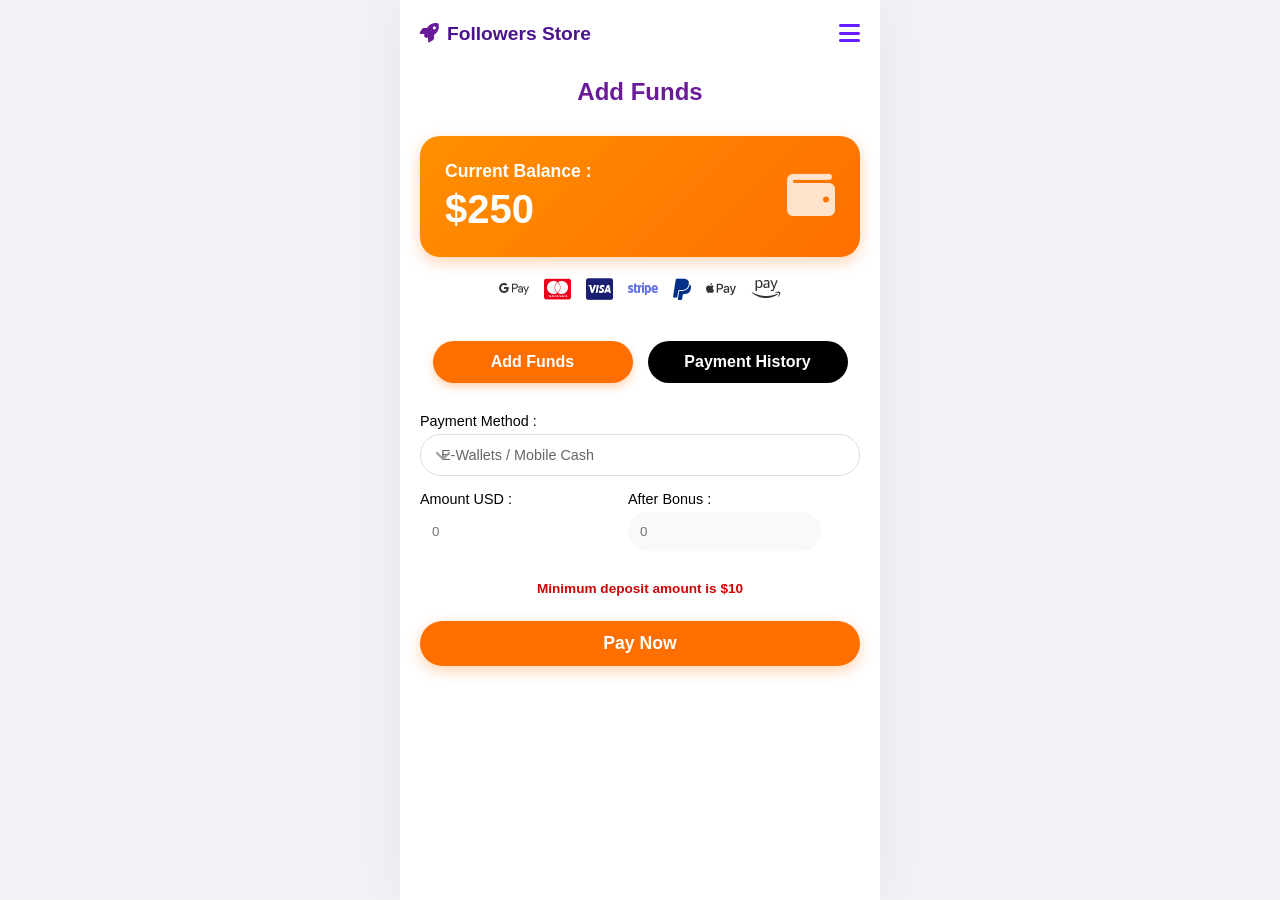
<file: add_fundes.html>
<!DOCTYPE html>
<html lang="en" dir="ltr">
<head>
    <meta charset="UTF-8">
    <meta name="viewport" content="width=device-width, initial-scale=1.0">
    <title>Followers Store - Add Funds</title>
    <link rel="preconnect" href="https://fonts.googleapis.com">
    <link rel="preconnect" href="https://fonts.gstatic.com" crossorigin>
    <link href="https://fonts.googleapis.com/css2?family=Poppins:wght@400;500;600;700;800;900&display=swap" rel="stylesheet">
    <link rel="stylesheet" href="https://cdnjs.cloudflare.com/ajax/libs/font-awesome/6.4.0/css/all.min.css">
    <link rel="stylesheet" href="css/style.css">
    <style>
        body {
            direction: ltr !important;
            text-align: left !important;
            font-family: 'Poppins', sans-serif;
        }
        .input-group label, .input-group input, .input-group select {
            text-align: left !important;
        }
        .add-funds-form, .history-table-header, .history-card-row {
            direction: ltr !important;
            text-align: left !important;
        }
    </style>
</head>
<body>

    <div class="container">
        <header>
            <nav class="top-nav">
                <div class="logo">
                    <i class="fa-solid fa-rocket" style="color: #6a1b9a;"></i>
                    <span>Followers Store</span>
                </div>
                <div class="menu-icon" id="menuBtn">
                    <i class="fa-solid fa-bars"></i>
                </div>
            </nav>
            <div class="mobile-menu" id="mobileMenu">
                <ul>
                    <li><a href="index.html">Home</a></li>
                    <li><a href="add_fundes.html">Add Funds</a></li>
                </ul>
            </div>
        </header>

        <section class="page-header">
            <h2 style="color:#6a1b9a; font-weight:800;">Add Funds</h2>
        </section>

        <section class="balance-section fade-in">
            <div class="balance-card">
                <div class="balance-info">
                    <span>Current Balance :</span>
                    <h1 class="balance-amount">$250</h1>
                </div>
                <div class="balance-icon">
                    <i class="fa-solid fa-wallet"></i>
                </div>
            </div>
            
            <div class="payment-methods-icons">
                <i class="fa-brands fa-google-pay"></i>
                <i class="fa-brands fa-cc-mastercard" style="color: #eb001b;"></i>
                <i class="fa-brands fa-cc-visa" style="color: #1a1f71;"></i>
                <i class="fa-brands fa-stripe" style="color: #6772e5;"></i>
                <i class="fa-brands fa-paypal" style="color: #003087;"></i>
                <i class="fa-brands fa-apple-pay"></i>
                <i class="fa-brands fa-amazon-pay"></i>
            </div>
        </section>

        <section class="toggle-tabs fade-in">
            <button class="tab-btn active" onclick="switchTab('addFunds')">Add Funds</button>
            <button class="tab-btn inactive" onclick="switchTab('history')">Payment History</button>
        </section>

        <section id="addFundsSection" class="tab-content active fade-in">
            <div class="add-funds-form">
                
                <div class="input-group">
                    <label>Payment Method :</label>
                    <div class="select-wrapper">
                        <select>
                            <option>E-Wallets / Mobile Cash</option>
                            <option>Visa / Mastercard</option>
                            <option>PayPal</option>
                            <option>Binance Pay</option>
                        </select>
                        <i class="fa-solid fa-chevron-down select-arrow"></i>
                    </div>
                </div>

                <div class="amount-row">
                    <div class="input-group">
                        <label>Amount USD :</label>
                        <input type="number" class="input-rounded" placeholder="0">
                    </div>
                    <div class="input-group">
                        <label>After Bonus :</label>
                        <input type="number" class="input-rounded" placeholder="0" readonly style="background:#f9f9f9;">
                    </div>
                </div>

                <p class="min-deposit-note">Minimum deposit amount is $10</p>

                <button class="btn-primary btn-pay">Pay Now</button>

            </div>
        </section>

        <section id="historySection" class="tab-content" style="display:none;">
            
            <div class="history-table-header">
                <span>Transaction ID</span>
                <span>Amount</span>
                <span>Payment Method</span>
                <span>Date</span>
                <span>Status</span>
            </div>

            <div class="history-list">
                <div class="history-card-row">
                    <span class="fw-bold">1</span>
                    <span>$10</span>
                    <span>Vodafone Cash</span>
                    <span class="date-text">11/25/2025</span>
                    <span class="status st-completed">Completed</span>
                </div>

                <div class="history-card-row">
                    <span class="fw-bold">2</span>
                    <span>$100</span>
                    <span>InstaPay</span>
                    <span class="date-text">01/12/2024</span>
                    <span class="status st-pending">Pending</span>
                </div>

                <div class="history-card-row">
                    <span class="fw-bold">3</span>
                    <span>$140</span>
                    <span>PayPal</span>
                    <span class="date-text">06/23/2023</span>
                    <span class="status st-pending">Pending</span>
                </div>
            </div>

        </section>

    </div>

    <script src="js/main.js"></script>
    <script>
        // Tab switching functionality
        function switchTab(tabName) {
            const addFundsSection = document.getElementById('addFundsSection');
            const historySection = document.getElementById('historySection');
            const btns = document.querySelectorAll('.tab-btn');

            if (tabName === 'addFunds') {
                addFundsSection.style.display = 'block';
                historySection.style.display = 'none';
                
                // Update button active state
                btns[0].classList.add('active');
                btns[0].classList.remove('inactive');
                btns[1].classList.add('inactive');
                btns[1].classList.remove('active');
            } else {
                addFundsSection.style.display = 'none';
                historySection.style.display = 'block';

                // Update button active state
                btns[1].classList.add('active');
                btns[1].classList.remove('inactive');
                btns[0].classList.add('inactive');
                btns[0].classList.remove('active');
            }
        }
    </script>
</body>
</html>
</file>
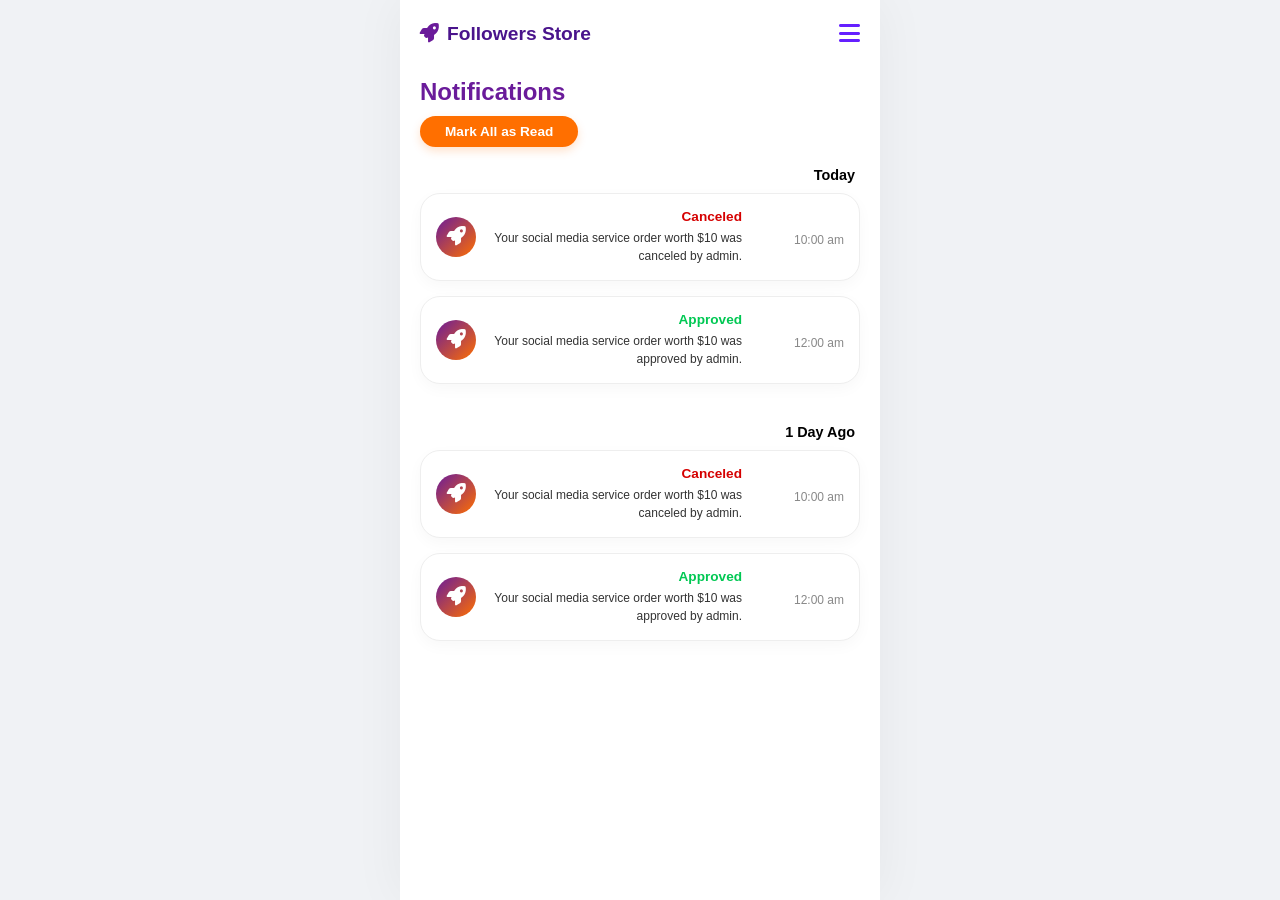
<file: notifications.html>
<!DOCTYPE html>
<html lang="en" dir="ltr">
<head>
    <meta charset="UTF-8">
    <meta name="viewport" content="width=device-width, initial-scale=1.0">
    <title>Followers Store - Notifications</title>
    <link rel="preconnect" href="https://fonts.googleapis.com">
    <link rel="preconnect" href="https://fonts.gstatic.com" crossorigin>
    <link href="https://fonts.googleapis.com/css2?family=Poppins:wght@400;500;600;700;800;900&display=swap" rel="stylesheet">
    <link rel="stylesheet" href="https://cdnjs.cloudflare.com/ajax/libs/font-awesome/6.4.0/css/all.min.css">
    <link rel="stylesheet" href="css/style.css">
    <style>
        body {
            direction: ltr !important;
            text-align: left !important;
            font-family: 'Poppins', sans-serif;
        }
        .notif-header, .notif-group, .notif-card {
            direction: ltr !important;
            text-align: left !important;
        }
        .notif-card {
            display: flex;
            justify-content: space-between;
            align-items: center;
        }
        .notif-right {
            display: flex;
            align-items: center;
            gap: 12px;
        }
    </style>
</head>
<body>

    <div class="container">
        <header>
            <nav class="top-nav">
                <div class="logo">
                    <i class="fa-solid fa-rocket" style="color: #6a1b9a;"></i>
                    <span>Followers Store</span>
                </div>
                <div class="menu-icon" id="menuBtn">
                    <i class="fa-solid fa-bars"></i>
                </div>
            </nav>
            
            <div class="mobile-menu" id="mobileMenu">
                <ul>
                    <li><a href="index.html">Home</a></li>
                    <li><a href="service_page.html">Services</a></li>
                    <li><a href="orders.html">Order History</a></li>
                    <li><a href="notifications.html">Notifications</a></li>
                </ul>
            </div>
        </header>

        <section class="notif-header">
            <h2>Notifications</h2>
            <button class="btn-mark-read">Mark All as Read</button>
        </section>

        <!-- Today Section -->
        <section class="notif-group">
            <h3 class="group-date">Today</h3>
            
            <div class="notif-card">
                <div class="notif-right">
                    <div class="notif-img">
                        <i class="fa-solid fa-rocket"></i>
                    </div>
                    <div class="notif-text">
                        <h4 class="status-cancelled">Canceled</h4>
                        <p>Your social media service order worth $10 was canceled by admin.</p>
                    </div>
                </div>
                <div class="notif-time">10:00 am</div>
            </div>

            <div class="notif-card">
                <div class="notif-right">
                    <div class="notif-img">
                        <i class="fa-solid fa-rocket"></i>
                    </div>
                    <div class="notif-text">
                        <h4 class="status-approved">Approved</h4>
                        <p>Your social media service order worth $10 was approved by admin.</p>
                    </div>
                </div>
                <div class="notif-time">12:00 am</div>
            </div>
        </section>

        <!-- Yesterday Section -->
        <section class="notif-group">
            <h3 class="group-date">1 Day Ago</h3>

            <div class="notif-card">
                <div class="notif-right">
                    <div class="notif-img">
                        <i class="fa-solid fa-rocket"></i>
                    </div>
                    <div class="notif-text">
                        <h4 class="status-cancelled">Canceled</h4>
                        <p>Your social media service order worth $10 was canceled by admin.</p>
                    </div>
                </div>
                <div class="notif-time">10:00 am</div>
            </div>

            <div class="notif-card">
                <div class="notif-right">
                    <div class="notif-img">
                        <i class="fa-solid fa-rocket"></i>
                    </div>
                    <div class="notif-text">
                        <h4 class="status-approved">Approved</h4>
                        <p>Your social media service order worth $10 was approved by admin.</p>
                    </div>
                </div>
                <div class="notif-time">12:00 am</div>
            </div>
        </section>

    </div>

    <script src="js/main.js"></script>
</body>
</html>
</file>
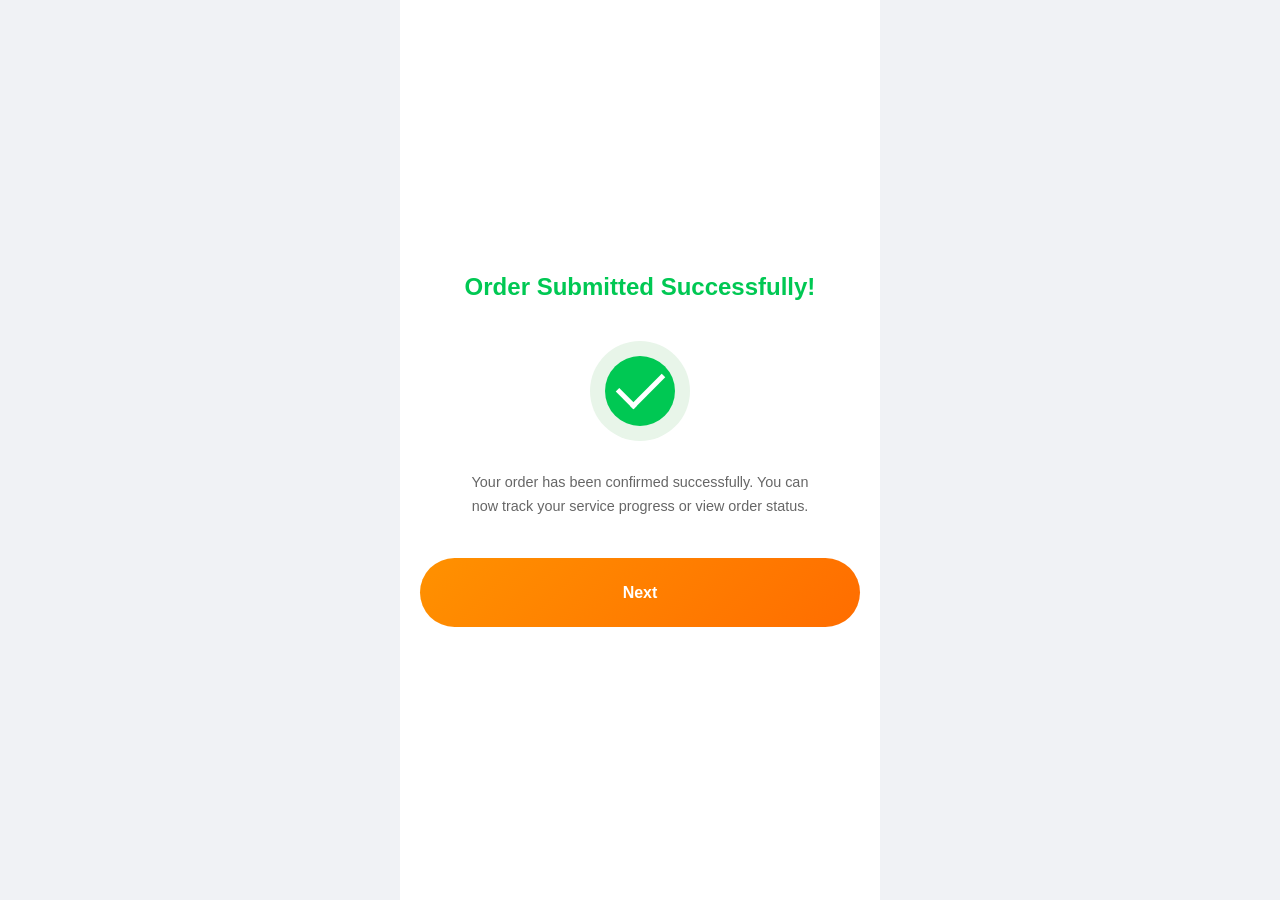
<file: order_success.html>
<!DOCTYPE html>
<html lang="en" dir="ltr">
<head>
    <meta charset="UTF-8">
    <meta name="viewport" content="width=device-width, initial-scale=1.0">
    <title>Followers Store - Order Success</title>
    <link rel="preconnect" href="https://fonts.googleapis.com">
    <link rel="preconnect" href="https://fonts.gstatic.com" crossorigin>
    <link href="https://fonts.googleapis.com/css2?family=Poppins:wght@400;600;700;900&display=swap" rel="stylesheet">
    <link rel="stylesheet" href="css/style.css">
    <style>
        body {
            direction: ltr !important;
            text-align: center !important;
            font-family: 'Poppins', sans-serif;
        }
        .success-content {
            direction: ltr !important;
            text-align: center !important;
        }
    </style>
</head>
<body class="bg-white">

    <div class="container centered-container">
        
        <div class="success-content">
            <h2 class="success-title">Order Submitted Successfully!</h2>
            
            <div class="check-circle">
                <div class="checkmark"></div>
            </div>

            <p class="success-msg">Your order has been confirmed successfully. You can now track your service progress or view order status.</p>

            <a href="orders.html" class="btn-primary btn-next">Next</a>
        </div>

    </div>

    <script src="js/main.js"></script>
</body>
</html>
</file>
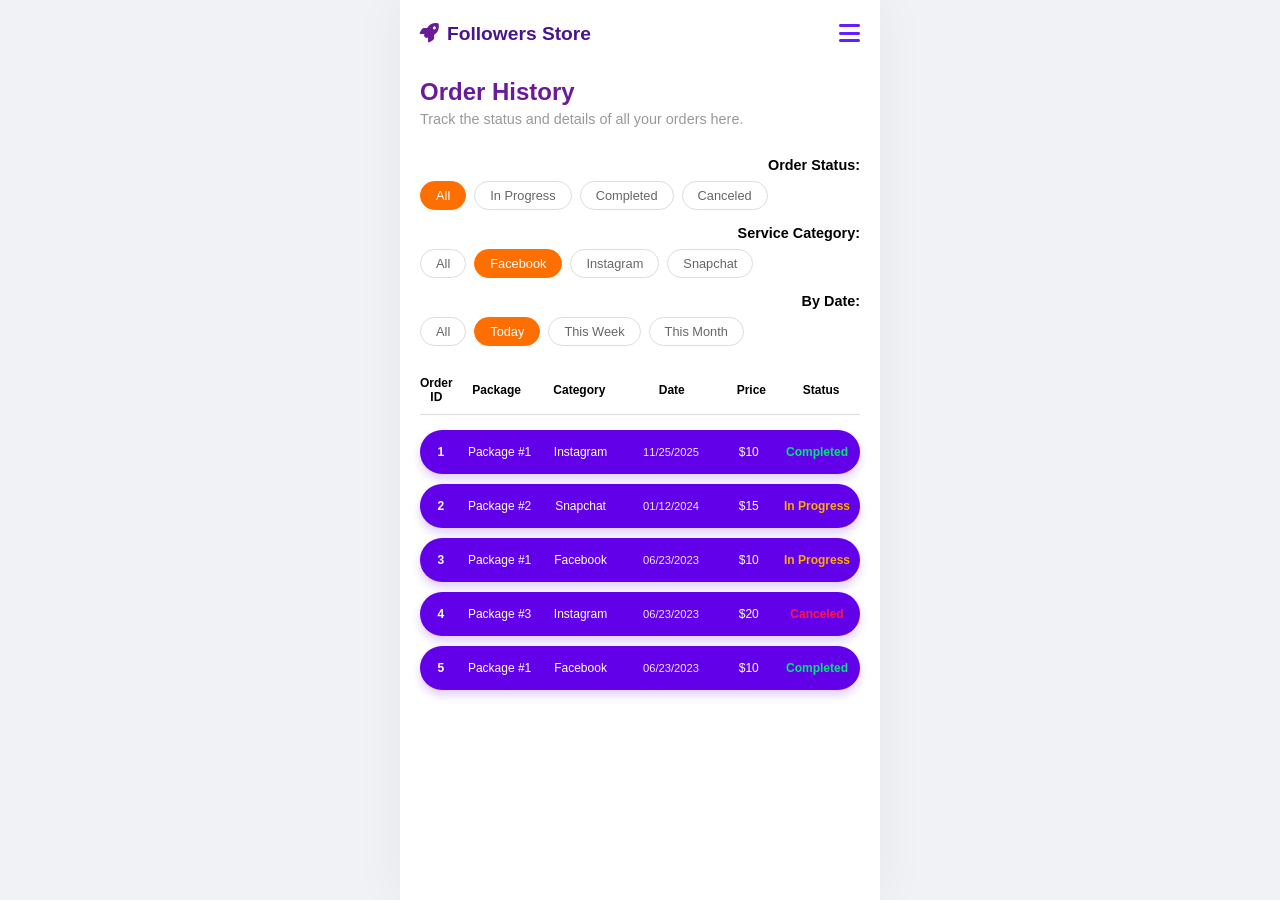
<file: orders.html>
<!DOCTYPE html>
<html lang="en" dir="ltr">
<head>
    <meta charset="UTF-8">
    <meta name="viewport" content="width=device-width, initial-scale=1.0">
    <title>Followers Store - Order History</title>
    <link rel="preconnect" href="https://fonts.googleapis.com">
    <link rel="preconnect" href="https://fonts.gstatic.com" crossorigin>
    <link href="https://fonts.googleapis.com/css2?family=Poppins:wght@400;500;600;700;800;900&display=swap" rel="stylesheet">
    <link rel="stylesheet" href="https://cdnjs.cloudflare.com/ajax/libs/font-awesome/6.4.0/css/all.min.css">
    <link rel="stylesheet" href="css/style.css">
    <style>
        body {
            direction: ltr !important;
            text-align: left !important;
            font-family: 'Poppins', sans-serif;
        }
        .page-header, .filters-section, .orders-list {
            direction: ltr !important;
            text-align: left !important;
        }
    </style>
</head>
<body>

    <div class="container">
        <header>
            <nav class="top-nav">
                <div class="logo">
                    <i class="fa-solid fa-rocket" style="color: #6a1b9a;"></i>
                    <span>Followers Store</span>
                </div>
                <div class="menu-icon" id="menuBtn">
                    <i class="fa-solid fa-bars"></i>
                </div>
            </nav>
            <div class="mobile-menu" id="mobileMenu">
                <ul>
                    <li><a href="index.html">Home</a></li>
                    <li><a href="service_page.html">Services</a></li>
                    <li><a href="orders.html">Order History</a></li>
                    <li><a href="profile.html">Settings</a></li>
                </ul>
            </div>
        </header>

        <section class="page-header">
            <h2 style="color:#6a1b9a; font-weight:800;">Order History</h2>
            <p style="color:#999; font-size:0.9rem;">Track the status and details of all your orders here.</p>
        </section>

        <section class="filters-section">
            
            <div class="filter-row">
                <h4>Order Status:</h4>
                <div class="filter-buttons">
                    <button class="filter-btn active">All</button>
                    <button class="filter-btn">In Progress</button>
                    <button class="filter-btn">Completed</button>
                    <button class="filter-btn">Canceled</button>
                </div>
            </div>

            <div class="filter-row">
                <h4>Service Category:</h4>
                <div class="filter-buttons">
                    <button class="filter-btn">All</button>
                    <button class="filter-btn active-orange">Facebook</button>
                    <button class="filter-btn">Instagram</button>
                    <button class="filter-btn">Snapchat</button>
                </div>
            </div>

            <div class="filter-row">
                <h4>By Date:</h4>
                <div class="filter-buttons">
                    <button class="filter-btn">All</button>
                    <button class="filter-btn active-orange">Today</button>
                    <button class="filter-btn">This Week</button>
                    <button class="filter-btn">This Month</button>
                </div>
            </div>

        </section>

        <section class="orders-list fade-in">
            
            <div class="orders-table-header">
                <span>Order ID</span>
                <span>Package</span>
                <span>Category</span>
                <span>Date</span>
                <span>Price</span>
                <span>Status</span>
            </div>

            <div class="order-card-row">
                <span class="fw-bold">1</span>
                <span>Package #1</span>
                <span>Instagram</span>
                <span class="date-text">11/25/2025</span>
                <span>$10</span>
                <span class="status st-completed">Completed</span>
            </div>

            <div class="order-card-row">
                <span class="fw-bold">2</span>
                <span>Package #2</span>
                <span>Snapchat</span>
                <span class="date-text">01/12/2024</span>
                <span>$15</span>
                <span class="status st-pending">In Progress</span>
            </div>

            <div class="order-card-row">
                <span class="fw-bold">3</span>
                <span>Package #1</span>
                <span>Facebook</span>
                <span class="date-text">06/23/2023</span>
                <span>$10</span>
                <span class="status st-pending">In Progress</span>
            </div>

            <div class="order-card-row">
                <span class="fw-bold">4</span>
                <span>Package #3</span>
                <span>Instagram</span>
                <span class="date-text">06/23/2023</span>
                <span>$20</span>
                <span class="status st-cancelled">Canceled</span>
            </div>

            <div class="order-card-row">
                <span class="fw-bold">5</span>
                <span>Package #1</span>
                <span>Facebook</span>
                <span class="date-text">06/23/2023</span>
                <span>$10</span>
                <span class="status st-completed">Completed</span>
            </div>

        </section>

    </div>

    <script src="js/main.js"></script>
    <script>
        const filterBtns = document.querySelectorAll('.filter-btn');
        filterBtns.forEach(btn => {
            btn.addEventListener('click', function() {
                // Remove active class from sibling buttons
                let siblings = this.parentElement.querySelectorAll('.filter-btn');
                siblings.forEach(sb => sb.classList.remove('active', 'active-orange'));
                
                // Add class to clicked button based on section type
                const rowHeader = this.parentElement.parentElement.querySelector('h4').textContent;
                if(rowHeader.includes('Service Category') || rowHeader.includes('By Date')) {
                    this.classList.add('active-orange');
                } else {
                    this.classList.add('active');
                }
            });
        });
    </script>
</body>
</html>
</file>
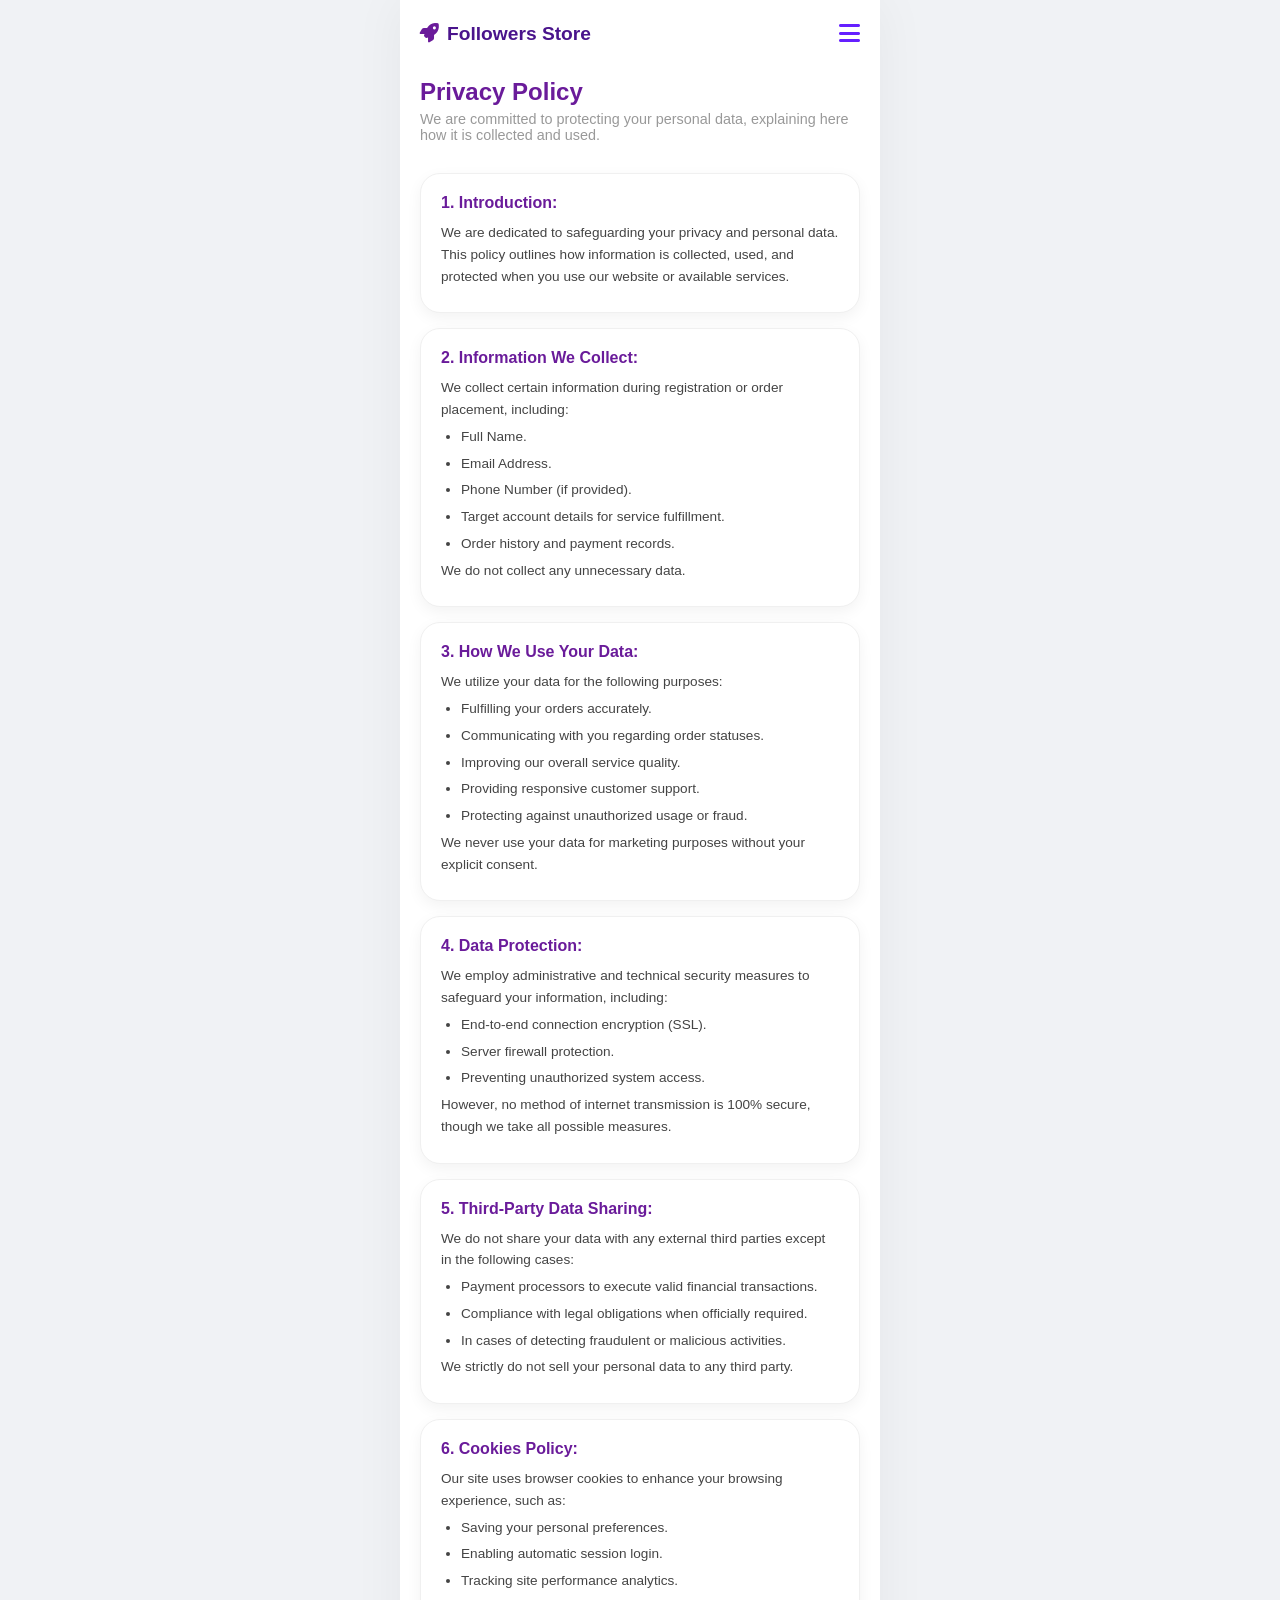
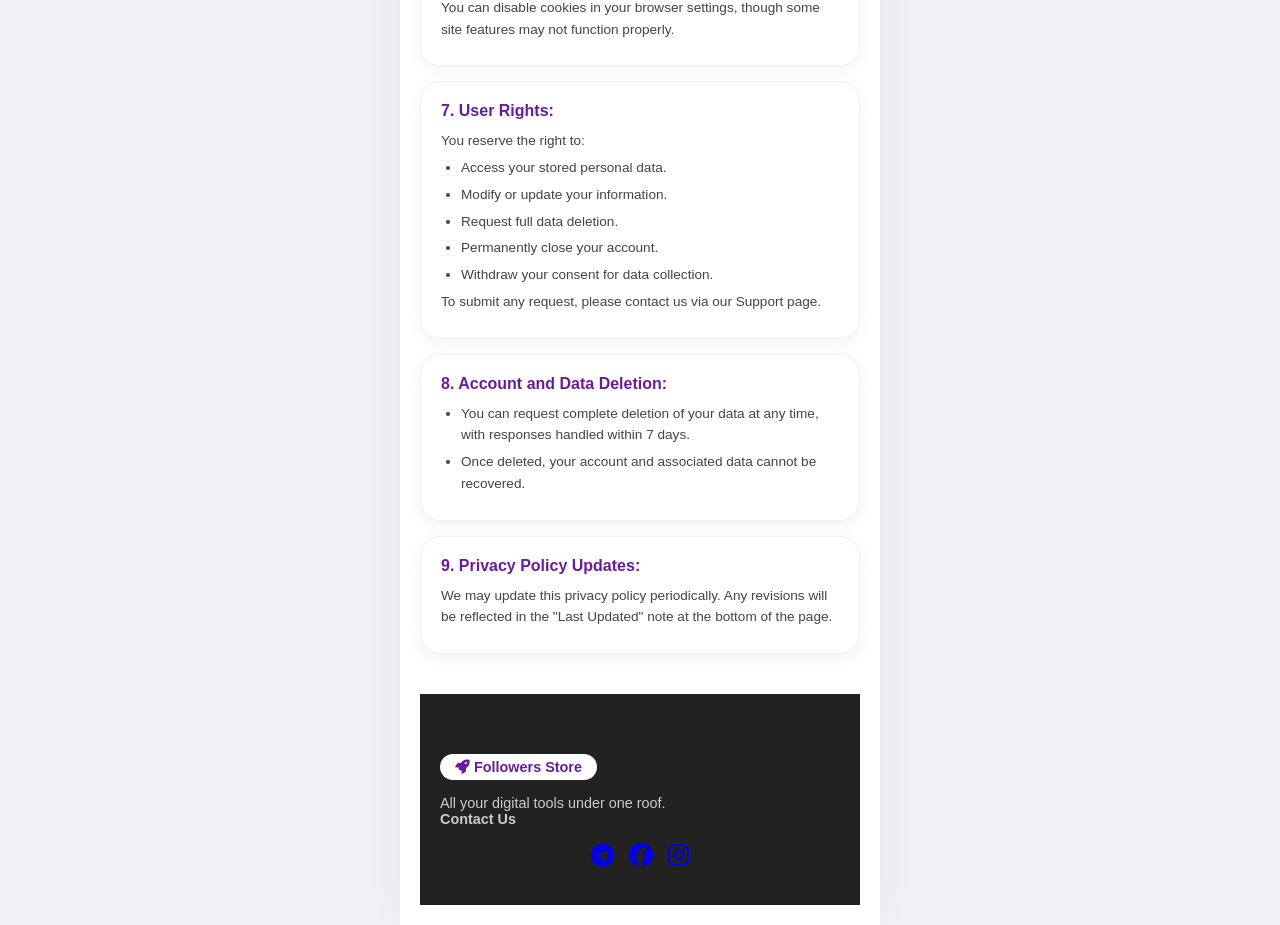
<file: privacy.html>
<!DOCTYPE html>
<html lang="en" dir="ltr">
<head>
    <meta charset="UTF-8">
    <meta name="viewport" content="width=device-width, initial-scale=1.0">
    <title>Followers Store - Privacy Policy</title>
    <link rel="preconnect" href="https://fonts.googleapis.com">
    <link rel="preconnect" href="https://fonts.gstatic.com" crossorigin>
    <link href="https://fonts.googleapis.com/css2?family=Poppins:wght@400;500;600;700;800;900&display=swap" rel="stylesheet">
    <link rel="stylesheet" href="https://cdnjs.cloudflare.com/ajax/libs/font-awesome/6.4.0/css/all.min.css">
    <link rel="stylesheet" href="css/style.css">
    <style>
        body {
            direction: ltr !important;
            text-align: left !important;
            font-family: 'Poppins', sans-serif;
        }
        .page-header, .terms-list, .term-card, footer {
            direction: ltr !important;
            text-align: left !important;
        }
        .term-points {
            padding-left: 20px;
            padding-right: 0;
        }
    </style>
</head>
<body>

    <div class="container">
        <header>
            <nav class="top-nav">
                <div class="logo">
                    <i class="fa-solid fa-rocket" style="color: #6a1b9a;"></i>
                    <span>Followers Store</span>
                </div>
                <div class="menu-icon" id="menuBtn">
                    <i class="fa-solid fa-bars"></i>
                </div>
            </nav>
            <div class="mobile-menu" id="mobileMenu">
                <ul>
                    <li><a href="index.html">Home</a></li>
                    <li><a href="service_page.html">Services</a></li>
                    <li><a href="terms.html">Terms of Service</a></li>
                    <li><a href="privacy.html">Privacy Policy</a></li>
                </ul>
            </div>
        </header>

        <section class="page-header">
            <h2 style="color:#6a1b9a; font-weight:800;">Privacy Policy</h2>
            <p style="color:#999; font-size:0.9rem;">We are committed to protecting your personal data, explaining here how it is collected and used.</p>
        </section>

        <section class="terms-list fade-in">
            
            <div class="term-card">
                <h3 class="term-title">1. Introduction:</h3>
                <p>We are dedicated to safeguarding your privacy and personal data. This policy outlines how information is collected, used, and protected when you use our website or available services.</p>
            </div>

            <div class="term-card">
                <h3 class="term-title">2. Information We Collect:</h3>
                <p>We collect certain information during registration or order placement, including:</p>
                <ul class="term-points">
                    <li>Full Name.</li>
                    <li>Email Address.</li>
                    <li>Phone Number (if provided).</li>
                    <li>Target account details for service fulfillment.</li>
                    <li>Order history and payment records.</li>
                </ul>
                <p>We do not collect any unnecessary data.</p>
            </div>

            <div class="term-card">
                <h3 class="term-title">3. How We Use Your Data:</h3>
                <p>We utilize your data for the following purposes:</p>
                <ul class="term-points">
                    <li>Fulfilling your orders accurately.</li>
                    <li>Communicating with you regarding order statuses.</li>
                    <li>Improving our overall service quality.</li>
                    <li>Providing responsive customer support.</li>
                    <li>Protecting against unauthorized usage or fraud.</li>
                </ul>
                <p>We never use your data for marketing purposes without your explicit consent.</p>
            </div>

            <div class="term-card">
                <h3 class="term-title">4. Data Protection:</h3>
                <p>We employ administrative and technical security measures to safeguard your information, including:</p>
                <ul class="term-points">
                    <li>End-to-end connection encryption (SSL).</li>
                    <li>Server firewall protection.</li>
                    <li>Preventing unauthorized system access.</li>
                </ul>
                <p>However, no method of internet transmission is 100% secure, though we take all possible measures.</p>
            </div>

            <div class="term-card">
                <h3 class="term-title">5. Third-Party Data Sharing:</h3>
                <p>We do not share your data with any external third parties except in the following cases:</p>
                <ul class="term-points">
                    <li>Payment processors to execute valid financial transactions.</li>
                    <li>Compliance with legal obligations when officially required.</li>
                    <li>In cases of detecting fraudulent or malicious activities.</li>
                </ul>
                <p>We strictly do not sell your personal data to any third party.</p>
            </div>

            <div class="term-card">
                <h3 class="term-title">6. Cookies Policy:</h3>
                <p>Our site uses browser cookies to enhance your browsing experience, such as:</p>
                <ul class="term-points">
                    <li>Saving your personal preferences.</li>
                    <li>Enabling automatic session login.</li>
                    <li>Tracking site performance analytics.</li>
                </ul>
                <p>You can disable cookies in your browser settings, though some site features may not function properly.</p>
            </div>

            <div class="term-card">
                <h3 class="term-title">7. User Rights:</h3>
                <p>You reserve the right to:</p>
                <ul class="term-points">
                    <li>Access your stored personal data.</li>
                    <li>Modify or update your information.</li>
                    <li>Request full data deletion.</li>
                    <li>Permanently close your account.</li>
                    <li>Withdraw your consent for data collection.</li>
                </ul>
                <p>To submit any request, please contact us via our Support page.</p>
            </div>

            <div class="term-card">
                <h3 class="term-title">8. Account and Data Deletion:</h3>
                <ul class="term-points">
                    <li>You can request complete deletion of your data at any time, with responses handled within 7 days.</li>
                    <li>Once deleted, your account and associated data cannot be recovered.</li>
                </ul>
            </div>

            <div class="term-card">
                <h3 class="term-title">9. Privacy Policy Updates:</h3>
                <p>We may update this privacy policy periodically. Any revisions will be reflected in the "Last Updated" note at the bottom of the page.</p>
            </div>

        </section>

        <footer>
            <div class="footer-logo">
                <i class="fa-solid fa-rocket" style="color: #6a1b9a;"></i> 
                <strong>Followers Store</strong>
            </div>
            <p class="copyright">All your digital tools under one roof.</p>
            <div class="footer-contact">
                <h4>Contact Us</h4>
                <div class="social-links">
                    <a href="#"><i class="fa-brands fa-telegram"></i></a>
                    <a href="#"><i class="fa-brands fa-facebook"></i></a>
                    <a href="#"><i class="fa-brands fa-instagram"></i></a>
                </div>
            </div>
        </footer>

    </div>

    <script src="js/main.js"></script>
</body>
</html>
</file>
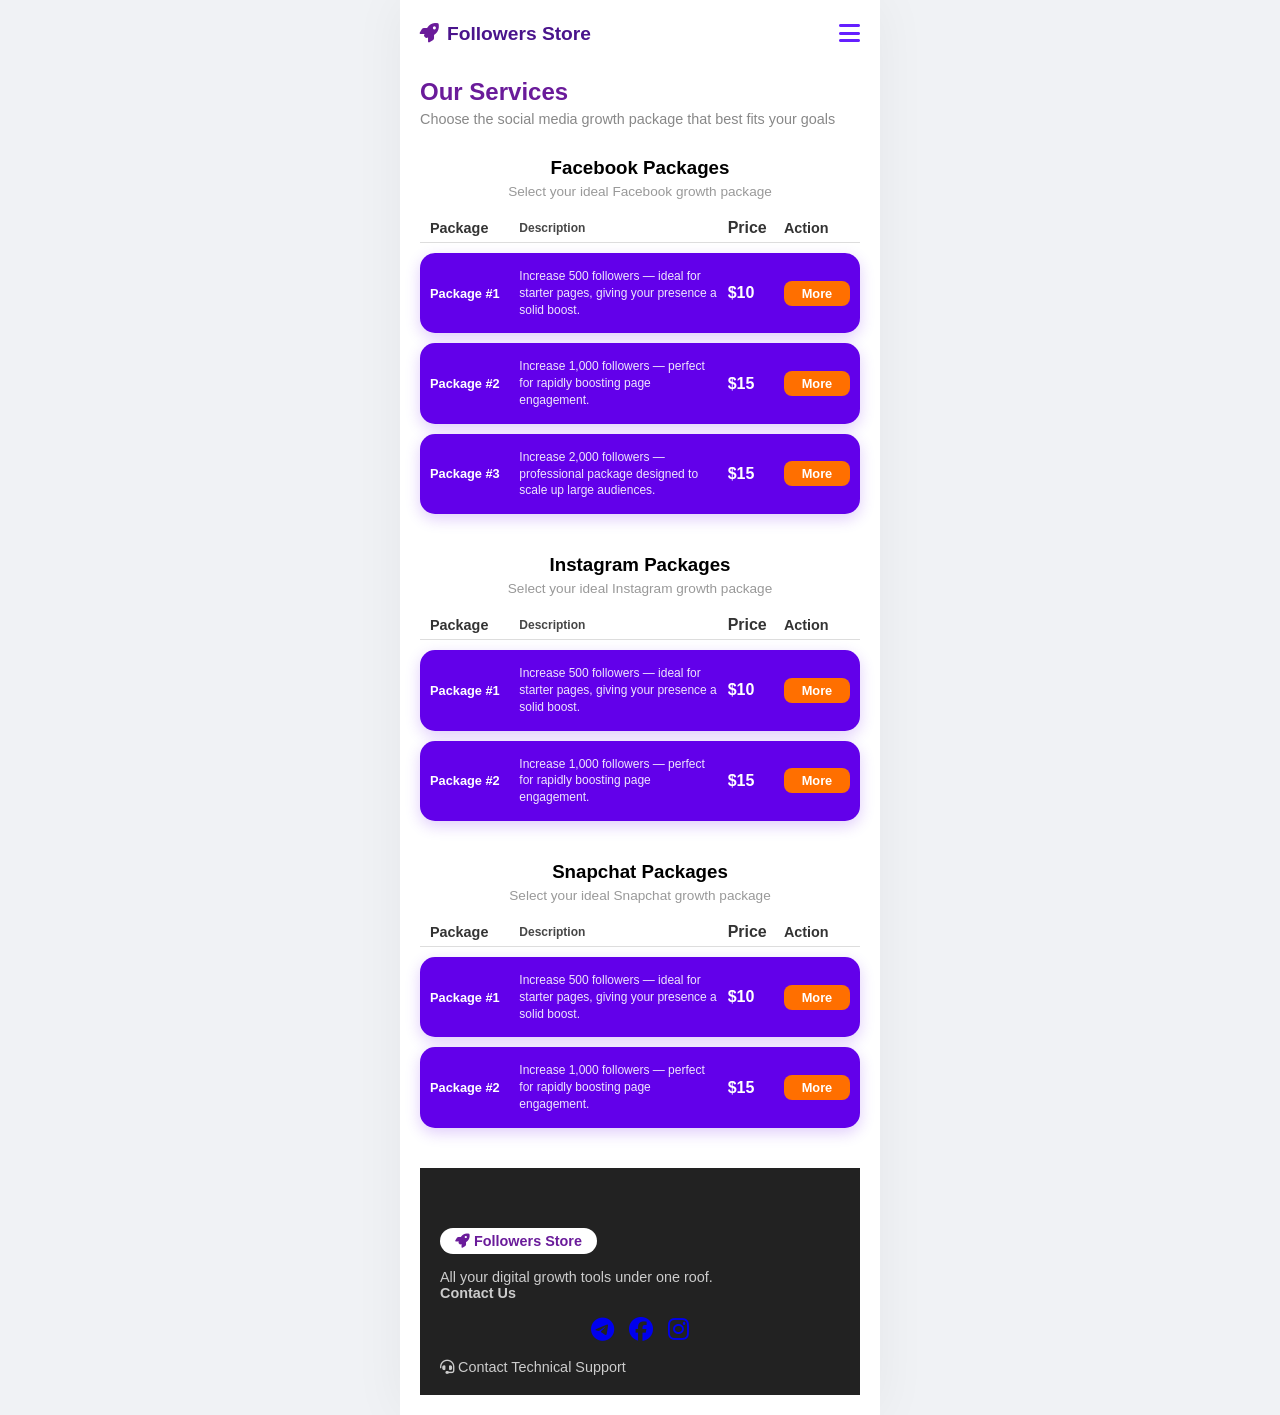
<file: service_page.html>
<!DOCTYPE html>
<html lang="en" dir="ltr">
<head>
    <meta charset="UTF-8">
    <meta name="viewport" content="width=device-width, initial-scale=1.0">
    <title>Followers Store - Our Services</title>
    <link rel="preconnect" href="https://fonts.googleapis.com">
    <link rel="preconnect" href="https://fonts.gstatic.com" crossorigin>
    <link href="https://fonts.googleapis.com/css2?family=Poppins:wght@400;500;600;700;800;900&display=swap" rel="stylesheet">
    <link rel="stylesheet" href="https://cdnjs.cloudflare.com/ajax/libs/font-awesome/6.4.0/css/all.min.css">
    <link rel="stylesheet" href="css/style.css">
    <style>
        body {
            direction: ltr !important;
            text-align: left !important;
            font-family: 'Poppins', sans-serif;
        }
        .page-header, .services-group, footer {
            direction: ltr !important;
            text-align: left !important;
        }
        .table-labels, .service-row {
            direction: ltr !important;
            text-align: left !important;
        }
    </style>
</head>
<body>

    <div class="container">
        <header>
            <nav class="top-nav">
                <div class="logo">
                    <i class="fa-solid fa-rocket" style="color: #6a1b9a;"></i>
                    <span>Followers Store</span>
                </div>
                <div class="menu-icon" id="menuBtn">
                    <i class="fa-solid fa-bars"></i>
                </div>
            </nav>

            <div class="mobile-menu" id="mobileMenu">
                <ul>
                    <li><a href="index.html">Home</a></li>
                    <li><a href="sing_up.html">Register</a></li>
                    <li><a href="blog.html">Blog</a></li>
                    <li><a href="service_page.html">Services</a></li>
                    <li><a href="support.html">Support</a></li>
                </ul>
            </div>
        </header>

        <section class="page-header fade-in">
            <h2>Our Services</h2>
            <p>Choose the social media growth package that best fits your goals</p>
        </section>

        <!-- Facebook Packages -->
        <section class="services-group fade-in">
            <h3 class="platform-title">Facebook Packages</h3>
            <p class="platform-subtitle">Select your ideal Facebook growth package</p>
            
            <div class="table-labels">
                <span class="col-pkg">Package</span>
                <span class="col-desc">Description</span>
                <span class="col-price">Price</span>
                <span class="col-btn">Action</span>
            </div>

            <div class="service-row">
                <div class="col-pkg fw-bold">Package #1</div>
                <div class="col-desc">Increase 500 followers — ideal for starter pages, giving your presence a solid boost.</div>
                <div class="col-price">$10</div>
                <div class="col-btn">
                    <a href="services.html" class="btn-more" style="display:block; text-decoration:none; text-align:center;">More</a>
                </div>
            </div>

            <div class="service-row">
                <div class="col-pkg fw-bold">Package #2</div>
                <div class="col-desc">Increase 1,000 followers — perfect for rapidly boosting page engagement.</div>
                <div class="col-price">$15</div>
                <div class="col-btn">
                    <a href="services.html" class="btn-more" style="display:block; text-decoration:none; text-align:center;">More</a>
                </div>
            </div>

            <div class="service-row">
                <div class="col-pkg fw-bold">Package #3</div>
                <div class="col-desc">Increase 2,000 followers — professional package designed to scale up large audiences.</div>
                <div class="col-price">$15</div>
                <div class="col-btn">
                    <a href="services.html" class="btn-more" style="display:block; text-decoration:none; text-align:center;">More</a>
                </div>
            </div>
        </section>

        <!-- Instagram Packages -->
        <section class="services-group fade-in">
            <h3 class="platform-title">Instagram Packages</h3>
            <p class="platform-subtitle">Select your ideal Instagram growth package</p>
            
            <div class="table-labels">
                <span class="col-pkg">Package</span>
                <span class="col-desc">Description</span>
                <span class="col-price">Price</span>
                <span class="col-btn">Action</span>
            </div>

            <div class="service-row">
                <div class="col-pkg fw-bold">Package #1</div>
                <div class="col-desc">Increase 500 followers — ideal for starter pages, giving your presence a solid boost.</div>
                <div class="col-price">$10</div>
                <div class="col-btn">
                    <a href="services.html" class="btn-more" style="display:block; text-decoration:none; text-align:center;">More</a>
                </div>
            </div>

            <div class="service-row">
                <div class="col-pkg fw-bold">Package #2</div>
                <div class="col-desc">Increase 1,000 followers — perfect for rapidly boosting page engagement.</div>
                <div class="col-price">$15</div>
                <div class="col-btn">
                    <a href="services.html" class="btn-more" style="display:block; text-decoration:none; text-align:center;">More</a>
                </div>
            </div>
        </section>

        <!-- Snapchat Packages -->
        <section class="services-group fade-in">
            <h3 class="platform-title">Snapchat Packages</h3>
            <p class="platform-subtitle">Select your ideal Snapchat growth package</p>
            
            <div class="table-labels">
                <span class="col-pkg">Package</span>
                <span class="col-desc">Description</span>
                <span class="col-price">Price</span>
                <span class="col-btn">Action</span>
            </div>

            <div class="service-row">
                <div class="col-pkg fw-bold">Package #1</div>
                <div class="col-desc">Increase 500 followers — ideal for starter pages, giving your presence a solid boost.</div>
                <div class="col-price">$10</div>
                <div class="col-btn">
                    <a href="services.html" class="btn-more" style="display:block; text-decoration:none; text-align:center;">More</a>
                </div>
            </div>

            <div class="service-row">
                <div class="col-pkg fw-bold">Package #2</div>
                <div class="col-desc">Increase 1,000 followers — perfect for rapidly boosting page engagement.</div>
                <div class="col-price">$15</div>
                <div class="col-btn">
                    <a href="services.html" class="btn-more" style="display:block; text-decoration:none; text-align:center;">More</a>
                </div>
            </div>
        </section>

        <footer>
            <div class="footer-logo">
                <i class="fa-solid fa-rocket" style="color: #6a1b9a;"></i> 
                <strong>Followers Store</strong>
            </div>
            <p class="copyright">All your digital growth tools under one roof.</p>
            <div class="footer-contact">
                <h4>Contact Us</h4>
                <div class="social-links">
                    <a href="#"><i class="fa-brands fa-telegram"></i></a>
                    <a href="#"><i class="fa-brands fa-facebook"></i></a>
                    <a href="#"><i class="fa-brands fa-instagram"></i></a>
                </div>
                <p class="support-text"><i class="fa-solid fa-headset"></i> Contact Technical Support</p>
            </div>
        </footer>

    </div>

    <script src="js/main.js"></script>
</body>
</html>
</file>
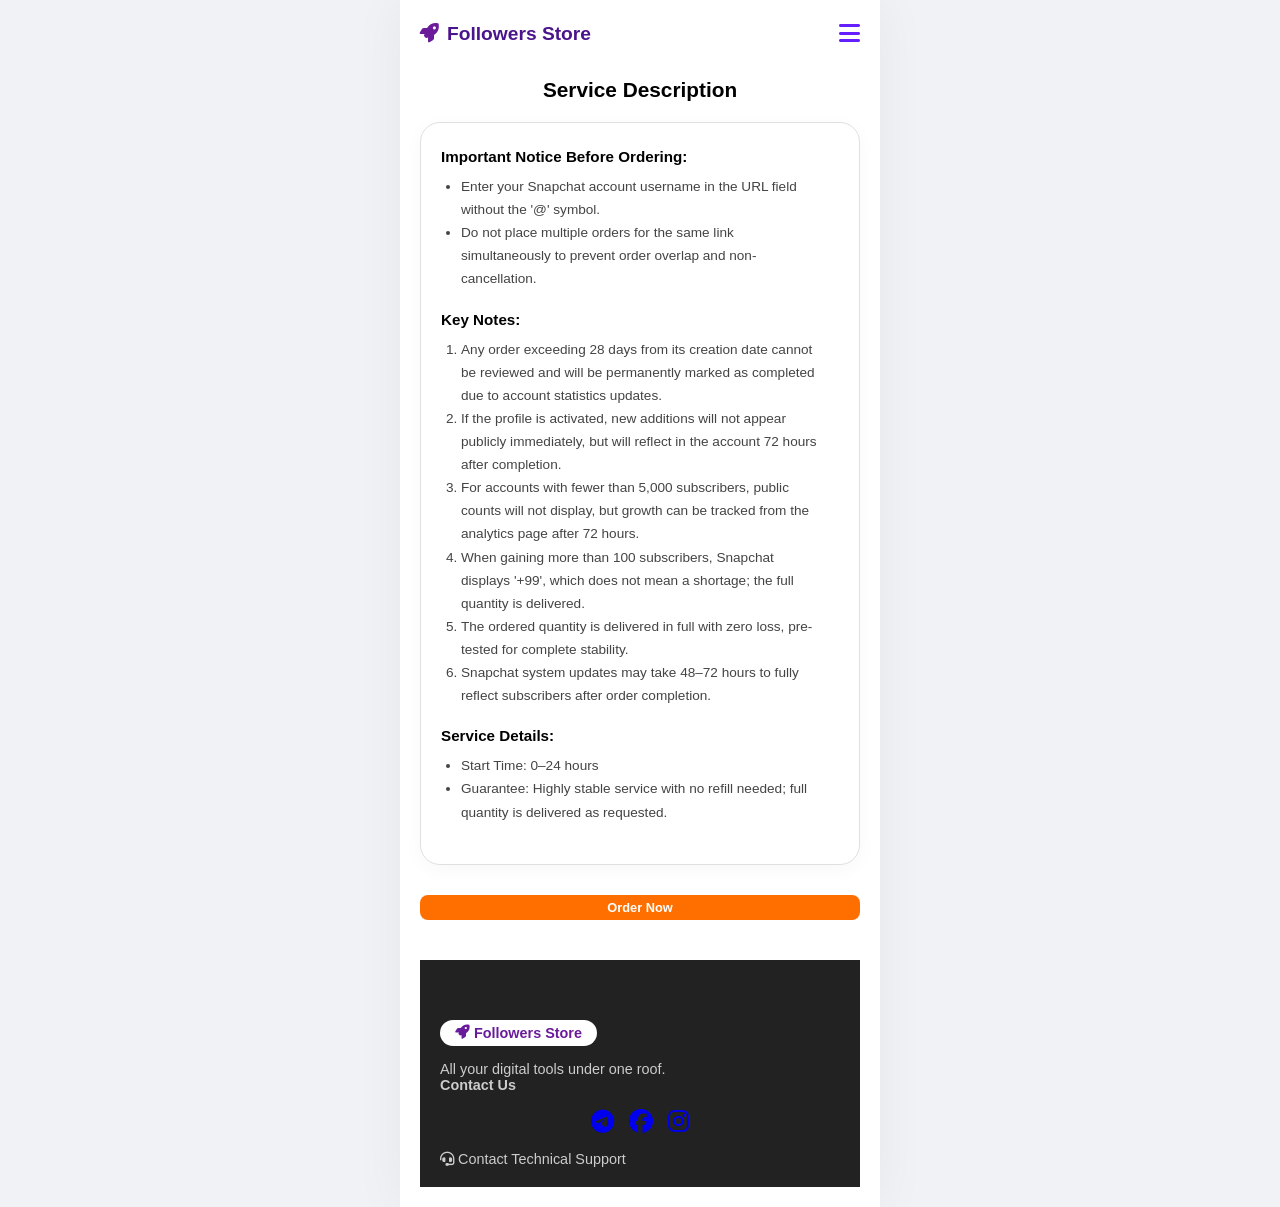
<file: services.html>
<!DOCTYPE html>
<html lang="en" dir="ltr">
<head>
    <meta charset="UTF-8">
    <meta name="viewport" content="width=device-width, initial-scale=1.0">
    <title>Followers Store - Service Description</title>
    <link rel="preconnect" href="https://fonts.googleapis.com">
    <link rel="preconnect" href="https://fonts.gstatic.com" crossorigin>
    <link href="https://fonts.googleapis.com/css2?family=Poppins:wght@400;500;600;700;800;900&display=swap" rel="stylesheet">
    <link rel="stylesheet" href="https://cdnjs.cloudflare.com/ajax/libs/font-awesome/6.4.0/css/all.min.css">
    <link rel="stylesheet" href="css/style.css">
    <style>
        body {
            direction: ltr !important;
            text-align: left !important;
            font-family: 'Poppins', sans-serif;
        }
        .service-details-section, .details-card, footer {
            direction: ltr !important;
            text-align: left !important;
        }
        .details-list {
            padding-left: 20px;
            padding-right: 0;
        }
    </style>
</head>
<body>

    <div class="container">
        <header>
            <nav class="top-nav">
                <div class="logo">
                    <i class="fa-solid fa-rocket" style="color: #6a1b9a;"></i>
                    <span>Followers Store</span>
                </div>
                <div class="menu-icon" id="menuBtn">
                    <i class="fa-solid fa-bars"></i>
                </div>
            </nav>

            <div class="mobile-menu" id="mobileMenu">
                <ul>
                    <li><a href="index.html">Home</a></li>
                    <li><a href="sing_up.html">Register</a></li>
                    <li><a href="blog.html">Blog</a></li>
                    <li><a href="service_page.html">Services</a></li>
                    <li><a href="support.html">Support</a></li>
                </ul>
            </div>
        </header>

        <section class="service-details-section fade-in">
            <h2 class="page-title-simple">Service Description</h2>
            
            <div class="details-card">
                
                <h4 class="details-title">Important Notice Before Ordering:</h4>
                <ul class="details-list">
                    <li>Enter your Snapchat account username in the URL field without the '@' symbol.</li>
                    <li>Do not place multiple orders for the same link simultaneously to prevent order overlap and non-cancellation.</li>
                </ul>

                <h4 class="details-title">Key Notes:</h4>
                <ol class="details-list numbered">
                    <li>Any order exceeding 28 days from its creation date cannot be reviewed and will be permanently marked as completed due to account statistics updates.</li>
                    <li>If the profile is activated, new additions will not appear publicly immediately, but will reflect in the account 72 hours after completion.</li>
                    <li>For accounts with fewer than 5,000 subscribers, public counts will not display, but growth can be tracked from the analytics page after 72 hours.</li>
                    <li>When gaining more than 100 subscribers, Snapchat displays '+99', which does not mean a shortage; the full quantity is delivered.</li>
                    <li>The ordered quantity is delivered in full with zero loss, pre-tested for complete stability.</li>
                    <li>Snapchat system updates may take 48–72 hours to fully reflect subscribers after order completion.</li>
                </ol>

                <h4 class="details-title">Service Details:</h4>
                <ul class="details-list">
                    <li>Start Time: 0–24 hours</li>
                    <li>Guarantee: Highly stable service with no refill needed; full quantity is delivered as requested.</li>
                </ul>

            </div>

            <div class="col-btn">
                <a href="order_request.html" class="btn-more" style="display:block; text-decoration:none; text-align:center;">Order Now</a>
            </div>

        </section>

        <footer>
            <div class="footer-logo">
                <i class="fa-solid fa-rocket" style="color: #6a1b9a;"></i> 
                <strong>Followers Store</strong>
            </div>
            <p class="copyright">All your digital tools under one roof.</p>
            <div class="footer-contact">
                <h4>Contact Us</h4>
                <div class="social-links">
                    <a href="#"><i class="fa-brands fa-telegram"></i></a>
                    <a href="#"><i class="fa-brands fa-facebook"></i></a>
                    <a href="#"><i class="fa-brands fa-instagram"></i></a>
                </div>
                <p class="support-text"><i class="fa-solid fa-headset"></i> Contact Technical Support</p>
            </div>
        </footer>

    </div>

    <script src="js/main.js"></script>
</body>
</html>
</file>
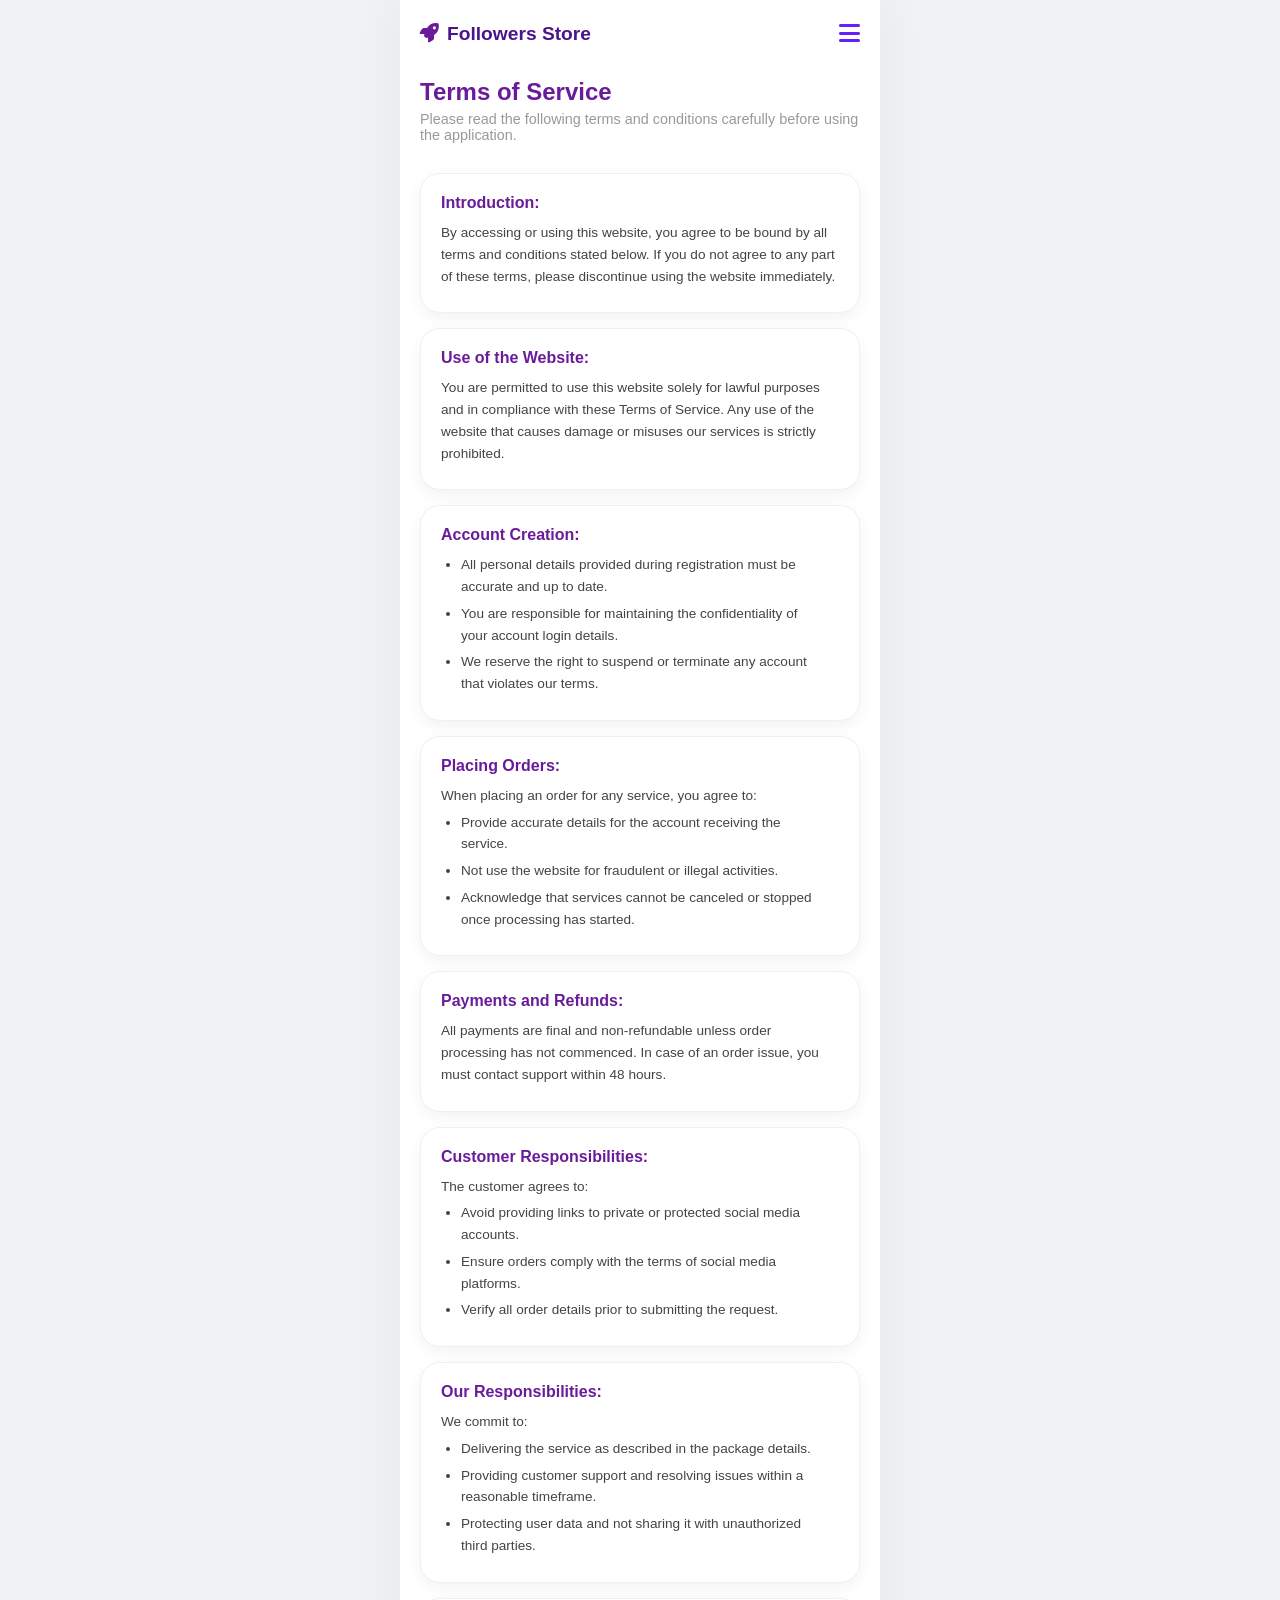
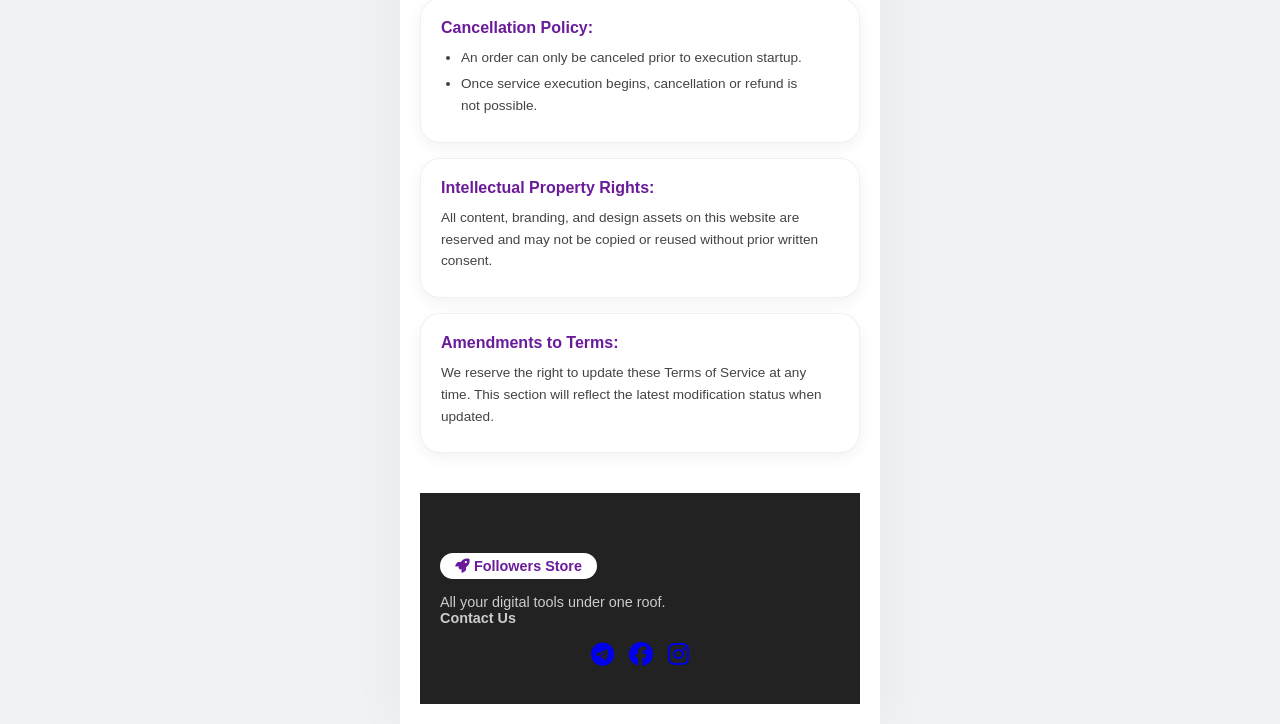
<file: terms.html>
<!DOCTYPE html>
<html lang="en" dir="ltr">
<head>
    <meta charset="UTF-8">
    <meta name="viewport" content="width=device-width, initial-scale=1.0">
    <title>Followers Store - Terms of Service</title>
    <link rel="preconnect" href="https://fonts.googleapis.com">
    <link rel="preconnect" href="https://fonts.gstatic.com" crossorigin>
    <link href="https://fonts.googleapis.com/css2?family=Poppins:wght@400;500;600;700;800;900&display=swap" rel="stylesheet">
    <link rel="stylesheet" href="https://cdnjs.cloudflare.com/ajax/libs/font-awesome/6.4.0/css/all.min.css">
    <link rel="stylesheet" href="css/style.css">
    <style>
        body {
            direction: ltr !important;
            text-align: left !important;
            font-family: 'Poppins', sans-serif;
        }
        .page-header, .terms-list, .term-card, footer {
            direction: ltr !important;
            text-align: left !important;
        }
        .term-points {
            padding-left: 20px;
            padding-right: 0;
        }
    </style>
</head>
<body>

    <div class="container">
        <header>
            <nav class="top-nav">
                <div class="logo">
                    <i class="fa-solid fa-rocket" style="color: #6a1b9a;"></i>
                    <span>Followers Store</span>
                </div>
                <div class="menu-icon" id="menuBtn">
                    <i class="fa-solid fa-bars"></i>
                </div>
            </nav>
            <div class="mobile-menu" id="mobileMenu">
                <ul>
                    <li><a href="index.html">Home</a></li>
                    <li><a href="service_page.html">Services</a></li>
                    <li><a href="terms.html">Terms of Service</a></li>
                    <li><a href="support.html">Support</a></li>
                </ul>
            </div>
        </header>

        <section class="page-header">
            <h2 style="color:#6a1b9a; font-weight:800;">Terms of Service</h2>
            <p style="color:#999; font-size:0.9rem;">Please read the following terms and conditions carefully before using the application.</p>
        </section>

        <section class="terms-list fade-in">
            
            <div class="term-card">
                <h3 class="term-title">Introduction:</h3>
                <p>By accessing or using this website, you agree to be bound by all terms and conditions stated below. If you do not agree to any part of these terms, please discontinue using the website immediately.</p>
            </div>

            <div class="term-card">
                <h3 class="term-title">Use of the Website:</h3>
                <p>You are permitted to use this website solely for lawful purposes and in compliance with these Terms of Service. Any use of the website that causes damage or misuses our services is strictly prohibited.</p>
            </div>

            <div class="term-card">
                <h3 class="term-title">Account Creation:</h3>
                <ul class="term-points">
                    <li>All personal details provided during registration must be accurate and up to date.</li>
                    <li>You are responsible for maintaining the confidentiality of your account login details.</li>
                    <li>We reserve the right to suspend or terminate any account that violates our terms.</li>
                </ul>
            </div>

            <div class="term-card">
                <h3 class="term-title">Placing Orders:</h3>
                <p>When placing an order for any service, you agree to:</p>
                <ul class="term-points">
                    <li>Provide accurate details for the account receiving the service.</li>
                    <li>Not use the website for fraudulent or illegal activities.</li>
                    <li>Acknowledge that services cannot be canceled or stopped once processing has started.</li>
                </ul>
            </div>

            <div class="term-card">
                <h3 class="term-title">Payments and Refunds:</h3>
                <p>All payments are final and non-refundable unless order processing has not commenced. In case of an order issue, you must contact support within 48 hours.</p>
            </div>

            <div class="term-card">
                <h3 class="term-title">Customer Responsibilities:</h3>
                <p>The customer agrees to:</p>
                <ul class="term-points">
                    <li>Avoid providing links to private or protected social media accounts.</li>
                    <li>Ensure orders comply with the terms of social media platforms.</li>
                    <li>Verify all order details prior to submitting the request.</li>
                </ul>
            </div>

            <div class="term-card">
                <h3 class="term-title">Our Responsibilities:</h3>
                <p>We commit to:</p>
                <ul class="term-points">
                    <li>Delivering the service as described in the package details.</li>
                    <li>Providing customer support and resolving issues within a reasonable timeframe.</li>
                    <li>Protecting user data and not sharing it with unauthorized third parties.</li>
                </ul>
            </div>

            <div class="term-card">
                <h3 class="term-title">Cancellation Policy:</h3>
                <ul class="term-points">
                    <li>An order can only be canceled prior to execution startup.</li>
                    <li>Once service execution begins, cancellation or refund is not possible.</li>
                </ul>
            </div>

            <div class="term-card">
                <h3 class="term-title">Intellectual Property Rights:</h3>
                <p>All content, branding, and design assets on this website are reserved and may not be copied or reused without prior written consent.</p>
            </div>

            <div class="term-card">
                <h3 class="term-title">Amendments to Terms:</h3>
                <p>We reserve the right to update these Terms of Service at any time. This section will reflect the latest modification status when updated.</p>
            </div>

        </section>

        <footer>
            <div class="footer-logo">
                <i class="fa-solid fa-rocket" style="color: #6a1b9a;"></i> 
                <strong>Followers Store</strong>
            </div>
            <p class="copyright">All your digital tools under one roof.</p>
            <div class="footer-contact">
                <h4>Contact Us</h4>
                <div class="social-links">
                    <a href="#"><i class="fa-brands fa-telegram"></i></a>
                    <a href="#"><i class="fa-brands fa-facebook"></i></a>
                    <a href="#"><i class="fa-brands fa-instagram"></i></a>
                </div>
            </div>
        </footer>

    </div>

    <script src="js/main.js"></script>
</body>
</html>
</file>
<file: css/style.css>
:root {
    --primary-gradient: linear-gradient(135deg, #7c4dff 0%, #651fff 100%);
    --secondary-gradient: linear-gradient(135deg, #ff9100 0%, #ff6d00 100%);
}

* { margin: 0; padding: 0; box-sizing: border-box; font-family: 'Cairo', sans-serif; }

body {
    background-color: #f0f2f5;
    direction: rtl;
    min-height: 100vh;
    /* تصحيح: إزالة الفليكس عشان الصفحة تيجي بالطول */
    overflow-x: hidden;
}

.container {
    width: 100%;
    max-width: 480px; /* شكل الموبايل */
    margin: 0 auto;
    padding: 20px;
    background: #fff;
    min-height: 100vh;
    box-shadow: 0 0 50px rgba(0,0,0,0.05);
    position: relative;
}

/* --- Menu (القائمة الجديدة) --- */
.mobile-menu {
    position: absolute;
    top: 60px;
    right: 20px;
    left: 20px;
    background: #000; /* أسود زي الصورة */
    border-radius: 15px;
    padding: 20px;
    z-index: 1000;
    display: none; /* مخفية افتراضياً */
    box-shadow: 0 10px 30px rgba(0,0,0,0.5);
    border: 1px solid #333;
}

.mobile-menu.active {
    display: block; /* تظهر لما نضغط */
    animation: slideDown 0.3s ease;
}

.mobile-menu ul { list-style: none; text-align: right; }
.mobile-menu ul li { margin-bottom: 15px; border-bottom: 1px solid #333; padding-bottom: 10px; }
.mobile-menu ul li:last-child { border: none; margin-bottom: 0; }
.mobile-menu ul li a { color: #fff; text-decoration: none; font-size: 1rem; font-weight: 600; display: block; }
.mobile-menu ul li a:hover { color: #ff9100; padding-right: 10px; }

@keyframes slideDown {
    from { opacity: 0; transform: translateY(-20px); }
    to { opacity: 1; transform: translateY(0); }
}

/* --- Header --- */
header { text-align: center; margin-bottom: 30px; }
.top-nav { display: flex; justify-content: space-between; align-items: center; margin-bottom: 25px; }
.menu-icon { font-size: 1.5rem; cursor: pointer; color: #651fff; }
.logo { font-weight: 800; display: flex; align-items: center; gap: 8px; font-size: 1.2rem; color: #4a148c; }
.hero-content h1 { font-size: 1.4rem; color: #4a148c; margin-bottom: 10px; }
.subtitle { color: #666; font-size: 0.9rem; margin-bottom: 15px; }
.trust-avatars { display: flex; justify-content: center; align-items: center; }
.avatar { width: 35px; height: 35px; border-radius: 50%; margin-left: -10px; border: 2px solid #fff; }
.trust-text { font-size: 0.8rem; font-weight: bold; margin-right: 15px; color: #555; }

/* --- Sections General --- */
section { margin-bottom: 40px; } /* مسافات بين الأقسام */
.section-header, .section-title { text-align: center; color: #4a148c; margin-bottom: 20px; font-size: 1.5rem; }

/* --- Login --- */
.login-card {
    background: var(--primary-gradient);
    padding: 30px 20px;
    border-radius: 25px;
    color: white;
    box-shadow: 0 10px 20px rgba(101, 31, 255, 0.3);
}
.input-group { margin-bottom: 15px; text-align: right; }
.input-group label { display: block; margin-bottom: 5px; font-size: 0.9rem; }
.input-group input { width: 100%; padding: 12px; border-radius: 50px; border: none; outline: none; }
.btn-primary {
    width: 100%; padding: 12px; border-radius: 50px; border: none;
    background: var(--secondary-gradient); color: white; font-weight: bold; cursor: pointer; margin-top: 10px;
}
.form-footer { margin-top: 15px; text-align: center; font-size: 0.85rem; }
.form-footer a { color: #ffd180; text-decoration: none; }

/* --- Stats --- */
.stats-grid { display: grid; grid-template-columns: 1fr 1fr; gap: 15px; }
.stat-card {
    background: var(--primary-gradient); color: white; padding: 20px;
    border-radius: 20px; text-align: center; position: relative; overflow: hidden;
}
.stat-card .number { font-size: 1.2rem; font-weight: bold; margin-top: 5px; }
.stat-icon { position: absolute; bottom: -10px; left: -10px; font-size: 3rem; opacity: 0.2; }

/* --- Features & Services --- */
.features-row { display: flex; flex-direction: column; gap: 20px; text-align: center; }
.icon-circle { width: 60px; height: 60px; border-radius: 50%; margin: 0 auto 10px; display: flex; align-items: center; justify-content: center; color: white; font-size: 1.5rem; }
.icon-circle.green { background: #00c853; }
.icon-circle.red { background: #d50000; }
.icon-circle.yellow { background: #ffab00; }

.service-card {
    background: var(--primary-gradient); color: white; padding: 30px;
    border-radius: 25px; text-align: center;
}
.service-icon { font-size: 2.5rem; margin-bottom: 15px; }
.slider-dots { margin-top: 20px; display: flex; justify-content: center; gap: 5px; }
.dot { width: 8px; height: 8px; background: rgba(255,255,255,0.4); border-radius: 50%; }
.dot.active { background: #fff; width: 20px; border-radius: 10px; }

/* --- Results --- */
.toggle-switch { display: flex; justify-content: center; gap: 10px; margin-bottom: 20px; }
.toggle-btn { padding: 8px 25px; border-radius: 20px; border: none; cursor: pointer; background: #eee; }
.toggle-btn.active { background: #000; color: #fff; }

.result-card { border: 1px solid #eee; border-radius: 20px; padding: 20px; text-align: right; }
.profile-header { display: flex; gap: 15px; align-items: center; margin-bottom: 15px; }
.profile-pic { width: 50px; height: 50px; background: #eee; border-radius: 50%; display: flex; align-items: center; justify-content: center; }
.profile-stats { display: flex; justify-content: space-around; border-top: 1px solid #eee; padding-top: 15px; text-align: center; }
.stat-box.highlight .count { color: #00c853; }
.count { display: block; font-weight: bold; }

/* --- Reviews --- */
.review-card { background: #fff; border: 1px solid #eee; padding: 15px; border-radius: 15px; text-align: right; }
.review-header { display: flex; align-items: center; gap: 10px; margin-bottom: 10px; }
.review-header img { width: 40px; height: 40px; border-radius: 50%; }
.stars { color: #ffab00; }

/* --- Footer & CTA --- */
.cta-card { background: var(--secondary-gradient); color: white; padding: 30px; border-radius: 25px; text-align: center; margin-bottom: -30px; position: relative; z-index: 1; }
.btn-cta { background: #4a148c; color: #fff; padding: 10px 30px; border: none; border-radius: 50px; font-weight: bold; margin-top: 15px; cursor: pointer; }

footer { background: #222; color: #ccc; text-align: center; padding: 60px 20px 20px; font-size: 0.9rem; }
.social-links { font-size: 1.5rem; margin: 15px 0; display: flex; justify-content: center; gap: 15px; }

/* Animation Class */
.fade-in { opacity: 0; transform: translateY(20px); transition: 0.6s; }
.visible { opacity: 1; transform: translateY(0); }


/*
=======================================================
======================== SING_UP ======================
=======================================================
*/
/* --- Signup Page Specifics --- */

.page-title {
    text-align: center;
    margin-bottom: 20px;
}
.page-title h2 { color: #6a1b9a; font-size: 1.8rem; margin-bottom: 5px; }
.page-title p { color: #888; font-size: 0.9rem; }

.signup-card {
    background: #6A0DAD; /* اللون البنفسجي الأساسي من الصورة */
    padding: 30px 20px;
    border-radius: 25px;
    color: white;
    box-shadow: 0 10px 30px rgba(106, 13, 173, 0.3);
}

/* تنسيق الحقول بالأيقونات */
.input-group { margin-bottom: 15px; }

.input-with-icon {
    position: relative;
    width: 100%;
}

.input-with-icon input {
    width: 100%;
    padding: 12px 20px 12px 45px; /* مساحة للأيقونة على اليسار */
    border-radius: 50px;
    border: none;
    outline: none;
    font-family: inherit;
    font-size: 0.9rem;
    background: #fff;
    color: #333;
}

/* الأيقونة داخل الحقل */
.input-with-icon i {
    position: absolute;
    left: 15px; /* مكانها شمال عشان اللغة عربية */
    top: 50%;
    transform: translateY(-50%);
    color: #999;
    font-size: 1rem;
}

/* تقسيم صف الهاتف والرمز */
.phone-row {
    display: flex;
    gap: 10px;
    align-items: flex-end; /* محاذاة لأسفل عشان الليبل */
}

.phone-input { flex: 3; } /* حقل الرقم ياخد مساحة أكبر */
.country-code { flex: 1; } /* حقل الرمز أصغر */

.code-select {
    background: white;
    height: 45px; /* نفس ارتفاع الـ input تقريباً */
    border-radius: 50px;
    display: flex;
    align-items: center;
    justify-content: center;
    gap: 5px;
    color: #333;
    cursor: pointer;
}

.signup-btn {
    background: #FF6F00; /* البرتقالي من كود الألوان */
    margin-top: 20px;
    box-shadow: 0 5px 15px rgba(255, 111, 0, 0.3);
}

.signup-btn:hover {
    background: #e65100;
}

/* Footer Fixes for Dark Background */
.footer-logo {
    background: white;
    display: inline-flex;
    align-items: center;
    gap: 5px;
    padding: 5px 15px;
    border-radius: 20px;
    margin-bottom: 15px;
    color: #6a1b9a;
}
/* --- Blog Page Styles --- */

/* 1. Hero Section (البانر اللي فوق) */
.blog-hero {
    background-image: url('https://images.unsplash.com/photo-1499750310159-52f0f83ad713?ixlib=rb-1.2.1&auto=format&fit=crop&w=800&q=80'); /* صورة مكتب */
    background-size: cover;
    background-position: center;
    border-radius: 20px;
    height: 150px;
    margin-bottom: 30px;
    position: relative;
    overflow: hidden;
}

.hero-overlay {
    background: rgba(0, 0, 0, 0.6); /* طبقة سوداء شفافة عشان الكلام يبان */
    width: 100%;
    height: 100%;
    display: flex;
    align-items: center;
    justify-content: center;
    padding: 20px;
    text-align: center;
}

.hero-overlay h2 {
    color: white;
    font-size: 1.1rem;
    line-height: 1.6;
}

/* 2. Blog Cards (الكروت البنفسجي) */
.blog-list {
    display: flex;
    flex-direction: column;
    gap: 20px;
}

.blog-card {
    background: #6200ea; /* اللون البنفسجي الغامق من الصورة */
    color: white;
    border-radius: 20px;
    padding: 20px;
    text-align: center;
    box-shadow: 0 10px 20px rgba(98, 0, 234, 0.3);
    border: 2px solid #7c4dff; /* حدود فاتحة شوية */
}

.blog-img {
    height: 120px;
    display: flex;
    align-items: center;
    justify-content: center;
    margin-bottom: 15px;
    background: rgba(255,255,255,0.1); /* خلفية شفافة ورا الأيقونة */
    border-radius: 15px;
}

.blog-card h3 {
    margin-bottom: 10px;
    font-size: 1.1rem;
    font-weight: 700;
}

.blog-card p {
    font-size: 0.85rem;
    line-height: 1.6;
    opacity: 0.9;
    margin-bottom: 20px;
}

/* 3. Read More Button (زر اقرأ المزيد) */
.btn-read-more {
    background: #ff6f00; /* البرتقالي */
    color: white;
    border: none;
    width: 100%;
    padding: 10px;
    border-radius: 50px;
    font-weight: bold;
    cursor: pointer;
    font-size: 0.9rem;
    transition: 0.3s;
}

.btn-read-more:hover {
    background: #e65100;
}

/* --- Services Page Styles --- */

.page-header {
    text-align: center;
    margin-bottom: 30px;
}
.page-header h2 { color: #6a1b9a; margin-bottom: 5px; }
.page-header p { color: #888; font-size: 0.9rem; }

.services-group {
    margin-bottom: 40px;
}

.platform-title {
    text-align: center;
    font-weight: 800;
    margin-bottom: 5px;
    color: #000;
}

.platform-subtitle {
    text-align: center;
    color: #999;
    font-size: 0.85rem;
    margin-bottom: 20px;
}

/* تخطيط الجدول (Grid System) */
.table-labels, .service-row {
    display: grid;
    /* تقسيم الأعمدة: الباكدج (1.2 جزء) - الوصف (3 أجزاء) - السعر (0.7 جزء) - الزر (1 جزء) */
    grid-template-columns: 1.2fr 3fr 0.7fr 1fr;
    gap: 10px;
    align-items: center;
    padding: 0 10px;
}

/* عناوين الجدول */
.table-labels {
    margin-bottom: 10px;
    font-weight: bold;
    font-size: 0.9rem;
    color: #333;
    text-align: right;
    border-bottom: 1px solid #ddd;
    padding-bottom: 5px;
}

/* كارت الخدمة (الصف) */
.service-row {
    background: #6200ea; /* البنفسجي */
    color: white;
    border-radius: 15px; /* حواف دائرية */
    padding: 15px 10px;
    margin-bottom: 10px;
    font-size: 0.8rem;
    box-shadow: 0 5px 15px rgba(98, 0, 234, 0.2);
}

.col-pkg { font-weight: bold; }
.col-desc { line-height: 1.4; opacity: 0.9; font-size: 0.75rem; }
.col-price { font-weight: bold; font-size: 1rem; }

.btn-more {
    background: #ff6f00; /* البرتقالي */
    color: white;
    border: none;
    padding: 5px 10px;
    border-radius: 8px;
    font-size: 0.8rem;
    font-weight: bold;
    cursor: pointer;
    width: 100%;
}

.fw-bold { font-weight: 800; }

/* --- Service Details Page Styles --- */

.page-title-simple {
    text-align: center;
    color: #000;
    margin-bottom: 20px;
    font-size: 1.3rem;
    font-weight: 800;
}

.details-card {
    background: #ffffff;
    border: 1px solid #e0e0e0; /* حدود رمادية خفيفة جداً */
    border-radius: 20px;
    padding: 25px 20px;
    box-shadow: 0 5px 20px rgba(0,0,0,0.03); /* ظل خفيف جداً زي الصورة */
    margin-bottom: 30px;
    color: #333;
}

.details-title {
    font-size: 0.95rem;
    font-weight: 800;
    margin-bottom: 10px;
    margin-top: 20px;
    color: #000;
}
.details-title:first-child { margin-top: 0; }

.details-list {
    margin-right: 20px; /* مسافة عشان النقط أو الأرقام تبان */
    margin-bottom: 15px;
    font-size: 0.85rem;
    line-height: 1.7;
    color: #444;
}

/* تنسيق القوائم المرقمة */
.details-list.numbered {
    list-style-type: decimal;
}

/* زرار اطلب الآن */
.btn-order {
    display: block;
    width: 100%;
    background: #ff6f00; /* البرتقالي */
    color: white;
    border: none;
    padding: 15px;
    border-radius: 50px;
    font-size: 1.1rem;
    font-weight: bold;
    cursor: pointer;
    box-shadow: 0 5px 15px rgba(255, 111, 0, 0.3);
    transition: transform 0.2s;
    margin-bottom: 20px;
}

.btn-order:active {
    transform: scale(0.98);
}

/* --- Order Request Page --- */
.text-white { color: white !important; font-size: 0.9rem; margin-bottom: 5px; display: block; }
.text-center { text-align: center; }

/* تنسيق الحقول داخل الكارت البنفسجي */
.input-display {
    width: 100%;
    padding: 12px 20px;
    border-radius: 50px;
    border: none;
    outline: none;
    background: #fff;
    color: #333;
    font-family: inherit;
    text-align: center; /* النص في النص زي الصورة */
    font-weight: 600;
}

/* الحقل القابل للكتابة (الرابط) */
.input-display.editable {
    background: #fff;
    color: #000;
    box-shadow: 0 0 10px rgba(255, 255, 255, 0.5); /* تمييز بسيط */
}


/* --- Order Success Page --- */
.bg-white body, .bg-white .container {
    background: #fff !important;
    box-shadow: none !important; /* إزالة الظل عشان تبقى صفحة بيضاء نظيفة */
}

.centered-container {
    display: flex;
    flex-direction: column; /* ده السطر السحري اللي هيخليهم تحت بعض */
    align-items: center;
    justify-content: center;
    text-align: center;
    min-height: 100vh; /* تأكد إنها min-height مش height بس عشان الموبايل */
    width: 100%;
    padding: 20px; /* مسافة أمان من الجوانب */
}

.success-title {
    color: #00c853; /* الأخضر */
    font-size: 1.5rem;
    font-weight: 800;
    margin-bottom: 40px;
}

/* علامة الصح الخضراء */
.check-circle {
    width: 100px;
    height: 100px;
    background: #e8f5e9; /* أخضر فاتح جداً */
    border-radius: 50%;
    display: flex;
    align-items: center;
    justify-content: center;
    margin: 0 auto 30px;
    position: relative;
}

.check-circle::before {
    content: '';
    width: 70px;
    height: 70px;
    background: #00c853;
    border-radius: 50%;
    position: absolute;
}

/* رسم علامة الصح */
.checkmark {
    width: 25px;
    height: 45px;
    border-bottom: 5px solid white;
    border-right: 5px solid white;
    transform: rotate(45deg) translate(-5px, -5px);
    position: relative;
    z-index: 2;
}

.success-msg {
    color: #666;
    font-size: 0.9rem;
    line-height: 1.6;
    margin-bottom: 40px;
    max-width: 80%;
    margin-left: auto;
    margin-right: auto;
}

.btn-next {
    display: block;
    width: 100%;
    text-decoration: none;
    line-height: 45px; /* عشان النص يجي في النص عمودياً */
}

/* --- Password Recovery Page --- */

/* الهيدر البسيط */
.simple-header {
    text-align: center;
    margin-bottom: 30px;
    margin-top: -50px; /* رفعه لفوق شوية عشان التوسط */
}
.simple-header h2 { color: #6a1b9a; margin-bottom: 10px; font-weight: 800; }
.simple-header p { color: #888; font-size: 0.9rem; max-width: 300px; margin: 0 auto; }

/* إخفاء المراحل */
.recovery-step { display: none; width: 100%; max-width: 400px; }
.recovery-step.active { display: block; animation: fadeIn 0.5s ease; }

@keyframes fadeIn {
    from { opacity: 0; transform: translateY(10px); }
    to { opacity: 1; transform: translateY(0); }
}

/* الكارت الصغير (زي الصورة) */
.small-card {
    padding: 30px 20px;
    border-radius: 20px;
}

/* أيقونة الـ OTP */
.otp-icon-circle {
    width: 70px;
    height: 70px;
    background: rgba(255,255,255,0.2);
    border-radius: 50%;
    margin: 0 auto 20px;
    display: flex;
    align-items: center;
    justify-content: center;
    border: 2px solid white;
}
.otp-icon-circle span {
    color: white;
    font-weight: bold;
    font-size: 1.2rem;
    letter-spacing: 2px;
}

/* مربعات الـ OTP */
.otp-inputs {
    display: flex;
    justify-content: center;
    gap: 10px;
    margin-bottom: 20px;
    direction: ltr; /* عشان الترتيب يكون صح */
}
.otp-box {
    width: 45px;
    height: 45px;
    border-radius: 10px;
    border: none;
    text-align: center;
    font-size: 1.2rem;
    font-weight: bold;
    color: #6a1b9a;
}

/* نصوص إعادة الإرسال */
.resend-text { font-size: 0.8rem; color: rgba(255,255,255,0.8); margin-bottom: 5px; }
.resend-text a { color: #ffd180; text-decoration: none; border-bottom: 1px dashed #ffd180; }
.resend-timer { font-size: 0.8rem; color: rgba(255,255,255,0.6); margin-bottom: 20px; }

/* --- Orders History Page Styles --- */

/* قسم الفلاتر */
.filters-section {
    margin-bottom: 30px;
}

.filter-row {
    margin-bottom: 15px;
    text-align: right;
}

.filter-row h4 {
    font-size: 0.9rem;
    color: #000;
    margin-bottom: 8px;
    font-weight: 700;
}

.filter-buttons {
    display: flex;
    gap: 8px;
    flex-wrap: wrap; /* عشان لو الشاشة صغيرة ينزلوا تحت بعض */
}

.filter-btn {
    background: #fff;
    border: 1px solid #ddd; /* حدود خفيفة */
    border-radius: 50px;
    padding: 6px 15px;
    font-size: 0.8rem;
    color: #666;
    cursor: pointer;
    transition: 0.2s;
    outline: none;
}

/* حالة Active (البرتقالي للكل) */
.filter-btn.active {
    background: #ff6f00;
    color: white;
    border-color: #ff6f00;
}
/* حالة Active Orange (للفلاتر التانية زي الصورة) */
.filter-btn.active-orange {
    background: #ff6f00;
    color: white;
    border-color: #ff6f00;
}

/* جدول الطلبات */
.orders-list {
    display: flex;
    flex-direction: column;
    gap: 10px;
}

/* تنسيق Grid للأعمدة */
.orders-table-header, .order-card-row {
    display: grid;
    /* تقسيم الأعمدة: رقم(0.5) - باكدج(1.2) - قسم(1.2) - تاريخ(1.5) - سعر(0.8) - حالة(1.2) */
    grid-template-columns: 0.5fr 1.2fr 1.2fr 1.5fr 0.8fr 1.2fr;
    gap: 5px;
    align-items: center;
    text-align: center;
    font-size: 0.75rem; /* خط صغير عشان الموبايل */
}

.orders-table-header {
    font-weight: 800;
    color: #000;
    border-bottom: 1px solid #ddd;
    padding-bottom: 10px;
    margin-bottom: 5px;
}
/* عشان كلمة رقم الطلب تيجي سطرين لو المكان ضيق */
.orders-table-header span:first-child { 
    white-space: pre-wrap; 
}

/* كارت الطلب (الصف البنفسجي) */
.order-card-row {
    background: #6200ea; /* البنفسجي الغامق */
    color: white;
    padding: 15px 5px;
    border-radius: 50px; /* حواف دائرية كاملة */
    box-shadow: 0 5px 10px rgba(98, 0, 234, 0.2);
}

.date-text {
    font-size: 0.7rem; /* التاريخ أصغر سنة */
    opacity: 0.9;
}

/* ألوان الحالة */
.status { font-weight: bold; }
.st-completed { color: #00e676; } /* أخضر */
.st-pending { color: #ffab00; }   /* برتقالي فاتح */
.st-cancelled { color: #ff1744; } /* أحمر */

.fw-bold { font-weight: 900; }

/* --- Notifications Page Styles --- */

.notif-header {
    text-align: center;
    margin-bottom: 20px;
}
.notif-header h2 {
    color: #6a1b9a;
    font-weight: 800;
    margin-bottom: 10px;
}

/* زر تحديد الكل مقروء */
.btn-mark-read {
    background: #ff6f00;
    color: white;
    border: none;
    padding: 8px 25px;
    border-radius: 50px;
    font-size: 0.85rem;
    font-weight: bold;
    cursor: pointer;
    box-shadow: 0 4px 10px rgba(255, 111, 0, 0.2);
}

.group-date {
    text-align: right;
    font-size: 0.9rem;
    font-weight: 800;
    color: #000;
    margin-bottom: 10px;
    margin-top: 20px;
    padding-right: 5px;
}

/* كارت الاشعار */
.notif-card {
    background: #fff;
    border: 1px solid #eee; /* حدود خفيفة جداً */
    border-radius: 20px;
    padding: 15px;
    margin-bottom: 15px;
    display: flex;
    justify-content: space-between; /* يوزع المساحة بين اليمين والشمال */
    align-items: flex-start;
    box-shadow: 0 5px 15px rgba(0,0,0,0.03); /* ظل ناعم */
}

/* الجزء اليمين (صورة + نص) */
.notif-right {
    display: flex;
    gap: 10px;
    align-items: flex-start;
    max-width: 75%; /* عشان مياخدش مكان الوقت */
}

/* أيقونة اللوجو الدائرية */
.notif-img {
    width: 40px;
    height: 40px;
    min-width: 40px; /* عشان ماتصغرش */
    background: linear-gradient(135deg, #6a1b9a, #ff6f00); /* تدرج اللوجو */
    border-radius: 50%;
    display: flex;
    align-items: center;
    justify-content: center;
    color: white;
    font-size: 1.2rem;
}

.notif-text {
    text-align: right;
}

.notif-text h4 {
    font-size: 0.85rem;
    margin-bottom: 5px;
    font-weight: 700;
}

.notif-text p {
    font-size: 0.75rem;
    color: #333;
    line-height: 1.5;
    font-weight: 500;
}

/* ألوان الحالة */
.status-cancelled { color: #d50000; } /* أحمر للالغاء */
.status-approved { color: #00c853; } /* أخضر للموافقة */

/* وقت الاشعار (على الشمال) */
.notif-time {
    font-size: 0.75rem;
    color: #888;
    white-space: nowrap; /* يمنع نزول الوقت سطرين */
    padding-top: 5px; /* محاذاة بسيطة مع العنوان */
}

/* --- Support Chat Page Styles --- */

/* خلفية الصفحة (Marble Texture Effect) */
.chat-bg {
    background-color: #fce4ec; /* لون وردي فاتح جداً كأساس */
    background-image: 
        radial-gradient(at 10% 10%, rgba(255,255,255,0.8) 0%, transparent 50%),
        radial-gradient(at 90% 90%, rgba(230, 230, 250, 0.8) 0%, transparent 50%);
    background-size: cover;
}

/* تعديل الكونتينر ليكون ملء الشاشة بدون حواف زائدة */
.chat-container {
    padding: 0;
    height: 100vh;
    display: flex;
    flex-direction: column;
    background: rgba(255, 255, 255, 0.5); /* طبقة شفافة */
    backdrop-filter: blur(5px);
}

/* 1. Header */
.chat-header {
    background: #6200ea; /* بنفسجي غامق */
    padding: 15px 20px;
    display: flex;
    justify-content: space-between;
    align-items: center;
    color: white;
    box-shadow: 0 2px 10px rgba(0,0,0,0.1);
    z-index: 10;
}

.header-right {
    display: flex;
    align-items: center;
    gap: 15px;
}
.header-right h2 { margin: 0; font-size: 1.2rem; font-weight: 700; }
.back-btn { color: white; font-size: 1.1rem; }

.header-left .icon-btn {
    background: none;
    border: none;
    color: white;
    font-size: 1.2rem;
    margin-right: 15px;
    cursor: pointer;
}
.header-left .icon-btn:last-child { margin-right: 0; }
.header-left .icon-btn .fa-phone {
    background: #00e676; /* الزر الأخضر */
    padding: 8px;
    border-radius: 50%;
    font-size: 1rem;
}

/* 2. Chat Body */
.chat-body {
    flex: 1; /* ياخد باقي المساحة */
    padding: 20px;
    overflow-y: auto; /* سكرول للرسائل */
    display: flex;
    flex-direction: column;
    gap: 20px;
}

.message {
    display: flex;
    align-items: flex-end;
    gap: 10px;
    position: relative;
    max-width: 85%;
}

.msg-avatar {
    width: 35px;
    height: 35px;
    border-radius: 50%;
    border: 2px solid white;
}

.msg-content {
    padding: 12px 15px;
    border-radius: 20px;
    font-size: 0.9rem;
    line-height: 1.5;
    position: relative;
    box-shadow: 0 2px 5px rgba(0,0,0,0.05);
}

/* رسالة الاستقبال (الرمادي) */
.message.incoming { align-self: flex-start; }
.message.incoming .msg-content {
    background: #e0e0e0;
    color: #333;
    border-bottom-right-radius: 2px; /* شكل فقاعة */
}

/* رسالة الإرسال (البنفسجي) */
.message.outgoing {
    align-self: flex-end;
    flex-direction: row-reverse; /* عشان الصورة تيجي يمين */
}
.message.outgoing .msg-content {
    background: #6200ea;
    color: white;
    border-bottom-left-radius: 2px;
}

/* أيقونة اضافة رياكت (الوجة الصغير) */
.msg-reaction-add {
    color: #999;
    font-size: 1rem;
    cursor: pointer;
    margin-bottom: 10px;
}

/* شريط الرياكشن (الايموجي) */
.reactions-bar {
    align-self: flex-end;
    background: rgba(0, 0, 0, 0.6);
    padding: 5px 10px;
    border-radius: 20px;
    display: flex;
    gap: 5px;
    margin-top: -15px; /* يركب فوق الرسالة شوية */
    margin-right: 50px; /* تظبيط مكانه */
}
.reactions-bar span { cursor: pointer; transition: transform 0.2s; font-size: 0.9rem;}
.reactions-bar span:hover { transform: scale(1.3); }

/* مؤشر الكتابة */
.typing-indicator {
    text-align: center;
    color: #777;
    font-size: 0.8rem;
    margin-top: 10px;
}

/* 3. Footer */
.chat-footer {
    background: white;
    padding: 10px 15px;
    display: flex;
    align-items: center;
    gap: 10px;
    border-top: 1px solid #eee;
}

.input-wrapper {
    flex: 1;
    background: white;
    border: 1px solid #ccc;
    border-radius: 25px;
    padding: 0 15px;
    display: flex;
    align-items: center;
}

.input-wrapper input {
    width: 100%;
    padding: 10px 0;
    border: none;
    outline: none;
    background: transparent;
}

.mic-btn, .send-btn {
    background: none;
    border: none;
    font-size: 1.2rem;
    cursor: pointer;
    width: 40px;
    height: 40px;
    border-radius: 50%;
    display: flex;
    align-items: center;
    justify-content: center;
}

.mic-btn { color: #999; background: #eee; }
.send-btn { color: #6200ea; transform: rotate(-45deg); margin-right: 5px;}

/* --- Add Funds Page Styles --- */

/* كارت الرصيد */
.balance-card {
    background: linear-gradient(135deg, #ff8f00, #ff6f00); /* تدرج برتقالي */
    border-radius: 20px;
    padding: 25px;
    color: white;
    display: flex;
    justify-content: space-between;
    align-items: center;
    box-shadow: 0 5px 15px rgba(255, 111, 0, 0.3);
    margin-bottom: 20px;
}

.balance-info span { font-size: 1.1rem; font-weight: bold; }
.balance-amount { font-size: 2.5rem; margin-top: 5px; font-weight: 800; }
.balance-icon { font-size: 3rem; opacity: 0.8; }

/* أيقونات الدفع */
.payment-methods-icons {
    display: flex;
    justify-content: center;
    gap: 15px;
    font-size: 1.5rem;
    color: #333;
    flex-wrap: wrap;
    margin-bottom: 30px;
}

/* أزرار التبديل (Tabs) */
.toggle-tabs {
    display: flex;
    justify-content: center;
    gap: 15px;
    margin-bottom: 30px;
}

.tab-btn {
    padding: 12px 30px;
    border-radius: 50px;
    border: none;
    font-weight: bold;
    font-size: 1rem;
    cursor: pointer;
    transition: 0.3s;
    flex: 1; /* عشان ياخدوا مساحة متساوية */
    max-width: 200px;
}

.tab-btn.active {
    background: #ff6f00; /* برتقالي */
    color: white;
    box-shadow: 0 4px 10px rgba(255, 111, 0, 0.3);
}

.tab-btn.inactive {
    background: #000; /* أسود */
    color: white;
}

/* فورم الشحن */
.select-wrapper {
    position: relative;
}
.select-wrapper select {
    width: 100%;
    padding: 12px 20px;
    border-radius: 50px;
    border: 1px solid #ddd;
    outline: none;
    appearance: none; /* إخفاء سهم المتصفح الافتراضي */
    background: white;
    font-family: inherit;
    font-size: 0.9rem;
    color: #666;
}
.select-arrow {
    position: absolute;
    left: 15px;
    top: 50%;
    transform: translateY(-50%);
    color: #999;
    pointer-events: none;
}

.amount-row {
    display: flex;
    gap: 15px;
}

.input-rounded {
    width: 100%;
    padding: 12px 20px;
    border-radius: 50px;
    border: 1px solid #ddd;
    outline: none;
    text-align: center;
}

.min-deposit-note {
    color: #d50000; /* أحمر */
    font-size: 0.85rem;
    text-align: center;
    margin: 15px 0;
    font-weight: bold;
}

.btn-pay {
    width: 100%;
    padding: 12px;
    border-radius: 50px;
    background: #ff6f00;
    color: white;
    border: none;
    font-weight: bold;
    font-size: 1.1rem;
    cursor: pointer;
    box-shadow: 0 5px 15px rgba(255, 111, 0, 0.3);
}

/* جدول السجل (مشابه لجدول الطلبات بس بتعديلات بسيطة) */
.history-table-header {
    display: grid;
    /* تقسيم: رقم(0.5) - مبلغ(0.8) - طريقة(1.5) - تاريخ(1.2) - حالة(1) */
    grid-template-columns: 0.5fr 0.8fr 1.5fr 1.2fr 1fr;
    gap: 5px;
    font-weight: 800;
    text-align: center;
    font-size: 0.75rem;
    margin-bottom: 10px;
    color: #000;
}

.history-list {
    display: flex;
    flex-direction: column;
    gap: 10px;
}

.history-card-row {
    display: grid;
    grid-template-columns: 0.5fr 0.8fr 1.5fr 1.2fr 1fr;
    gap: 5px;
    background: #6200ea; /* بنفسجي */
    color: white;
    padding: 15px 5px;
    border-radius: 50px;
    align-items: center;
    text-align: center;
    font-size: 0.75rem;
    box-shadow: 0 5px 10px rgba(98, 0, 234, 0.2);
}

/* --- Terms of Service Page Styles --- */

.terms-list {
    display: flex;
    flex-direction: column;
    gap: 15px; /* مسافة بين الكروت */
    margin-bottom: 40px;
}

.term-card {
    background: #fff;
    border-radius: 20px;
    padding: 20px;
    box-shadow: 0 5px 15px rgba(0,0,0,0.05); /* ظل خفيف زي الصورة */
    border: 1px solid #f0f0f0;
}

.term-title {
    color: #6a1b9a; /* بنفسجي */
    font-size: 1rem;
    font-weight: 700;
    margin-bottom: 10px;
}

.term-card p {
    color: #444;
    font-size: 0.85rem;
    line-height: 1.6;
    margin-bottom: 5px;
}

.term-points {
    list-style-type: disc;
    margin-right: 20px; /* عشان النقط تبان */
    font-size: 0.85rem;
    color: #444;
    line-height: 1.6;
}

.term-points li {
    margin-bottom: 5px;
}

/* --- Profile Page Styles --- */

.relative-container {
    position: relative; /* عشان المودال يظهر فوق المحتوى */
}

/* 1. Profile Header */
.profile-header-sec {
    text-align: center;
    margin-bottom: 30px;
}

.profile-img-container {
    width: 100px;
    height: 100px;
    margin: 0 auto 10px;
    position: relative;
}

.main-profile-img {
    width: 100%;
    height: 100%;
    border-radius: 50%;
    border: 3px solid #fff;
    box-shadow: 0 5px 15px rgba(0,0,0,0.1);
}

.btn-change-img {
    background: #ff6f00; /* برتقالي */
    color: white;
    border: none;
    padding: 5px 15px;
    border-radius: 20px;
    font-size: 0.8rem;
    cursor: pointer;
    margin-bottom: 10px;
}

.user-name-title {
    margin: 0;
    color: #000;
    font-weight: 800;
}
.user-email-subtitle {
    color: #666;
    font-size: 0.9rem;
}

/* 2. Data Cards */
.profile-card {
    background: #f5f5f5; /* رمادي فاتح للخلفية زي الصورة */
    border-radius: 20px;
    padding: 20px;
    margin-bottom: 20px;
}

.card-title {
    font-size: 0.9rem;
    font-weight: 800;
    margin-bottom: 15px;
    text-align: right;
    color: #000;
}

.profile-row {
    display: flex;
    justify-content: space-between;
    align-items: center;
    margin-bottom: 15px;
    font-size: 0.8rem;
}
.profile-row:last-child { margin-bottom: 0; }

.row-label {
    color: #333;
    font-weight: 600;
    flex: 1; /* ياخد مساحة */
    text-align: right;
}

.row-value {
    color: #555;
    flex: 2;
    text-align: center;
}

.row-icon {
    color: #6a1b9a; /* أيقونة القلم زرقاء/بنفسجي */
    cursor: pointer;
}

/* 3. Toggle Switch (الزرار الأخضر) */
.switch {
    position: relative;
    display: inline-block;
    width: 34px;
    height: 18px;
}

.switch input { 
    opacity: 0;
    width: 0;
    height: 0;
}

.slider {
    position: absolute;
    cursor: pointer;
    top: 0; left: 0; right: 0; bottom: 0;
    background-color: #ccc;
    transition: .4s;
    border-radius: 34px;
}

.slider:before {
    position: absolute;
    content: "";
    height: 12px;
    width: 12px;
    left: 3px;
    bottom: 3px;
    background-color: white;
    transition: .4s;
    border-radius: 50%;
}

input:checked + .slider {
    background-color: #00c853; /* أخضر */
}

input:checked + .slider:before {
    transform: translateX(16px);
}

/* 4. Action Buttons */
.profile-actions {
    display: flex;
    flex-direction: column;
    gap: 15px;
    margin-bottom: 40px;
}

.btn-save {
    background: #6200ea; /* بنفسجي */
    box-shadow: none;
    padding: 12px;
}

.btn-delete {
    background: transparent;
    border: 1px solid #d50000;
    color: #d50000;
    padding: 12px;
    border-radius: 50px;
    font-weight: bold;
    cursor: pointer;
    transition: 0.3s;
}
.btn-delete:hover {
    background: #d50000;
    color: white;
}

/* ================= MODAL STYLES ================= */
.modal-overlay {
    display: none; /* مخفي افتراضياً */
    position: fixed;
    top: 0; left: 0;
    width: 100%; height: 100%;
    background: rgba(0,0,0,0.6); /* خلفية سوداء شفافة */
    z-index: 1000;
    justify-content: center;
    align-items: center;
}

.modal-card {
    background: white;
    width: 90%;
    max-width: 350px;
    padding: 30px 20px;
    border-radius: 20px;
    text-align: center;
    position: relative;
    box-shadow: 0 10px 30px rgba(0,0,0,0.3);
}

.close-modal {
    position: absolute;
    top: 10px; right: 15px;
    background: none;
    border: none;
    font-size: 1.5rem;
    cursor: pointer;
    color: #666;
}

/* أيقونة الاستفهام */
.modal-icon-circle {
    width: 80px; height: 80px;
    border-radius: 50%;
    background: #757575; /* رمادي غامق */
    color: white;
    font-size: 2.5rem;
    display: flex;
    align-items: center;
    justify-content: center;
    margin: 0 auto 20px;
}

.modal-text-bold {
    font-weight: 800;
    margin-bottom: 10px;
    color: #333;
}

.modal-text-warn {
    color: #d50000;
    font-size: 0.8rem;
    margin-bottom: 25px;
}

.modal-btns-row {
    display: flex;
    gap: 10px;
    justify-content: center;
}

.btn-confirm-delete {
    background: #d50000; /* أحمر */
    color: white;
    border: none;
    padding: 8px 30px;
    border-radius: 50px;
    font-weight: bold;
    cursor: pointer;
}

.btn-cancel {
    background: white;
    border: 1px solid #6200ea;
    color: #6200ea;
    padding: 8px 30px;
    border-radius: 50px;
    font-weight: bold;
    cursor: pointer;
}

.modal-title-green {
    color: #00c853;
    font-weight: 800;
    font-size: 1.4rem;
    margin-bottom: 20px;
}

.modal-msg {
    color: #333;
    margin-bottom: 25px;
    font-weight: 600;
}

.btn-modal-full {
    width: 100%;
    background: #ff6f00; /* برتقالي */
    display: block;
    text-decoration: none;
    line-height: 45px;
    padding: 0;
}
</file>
